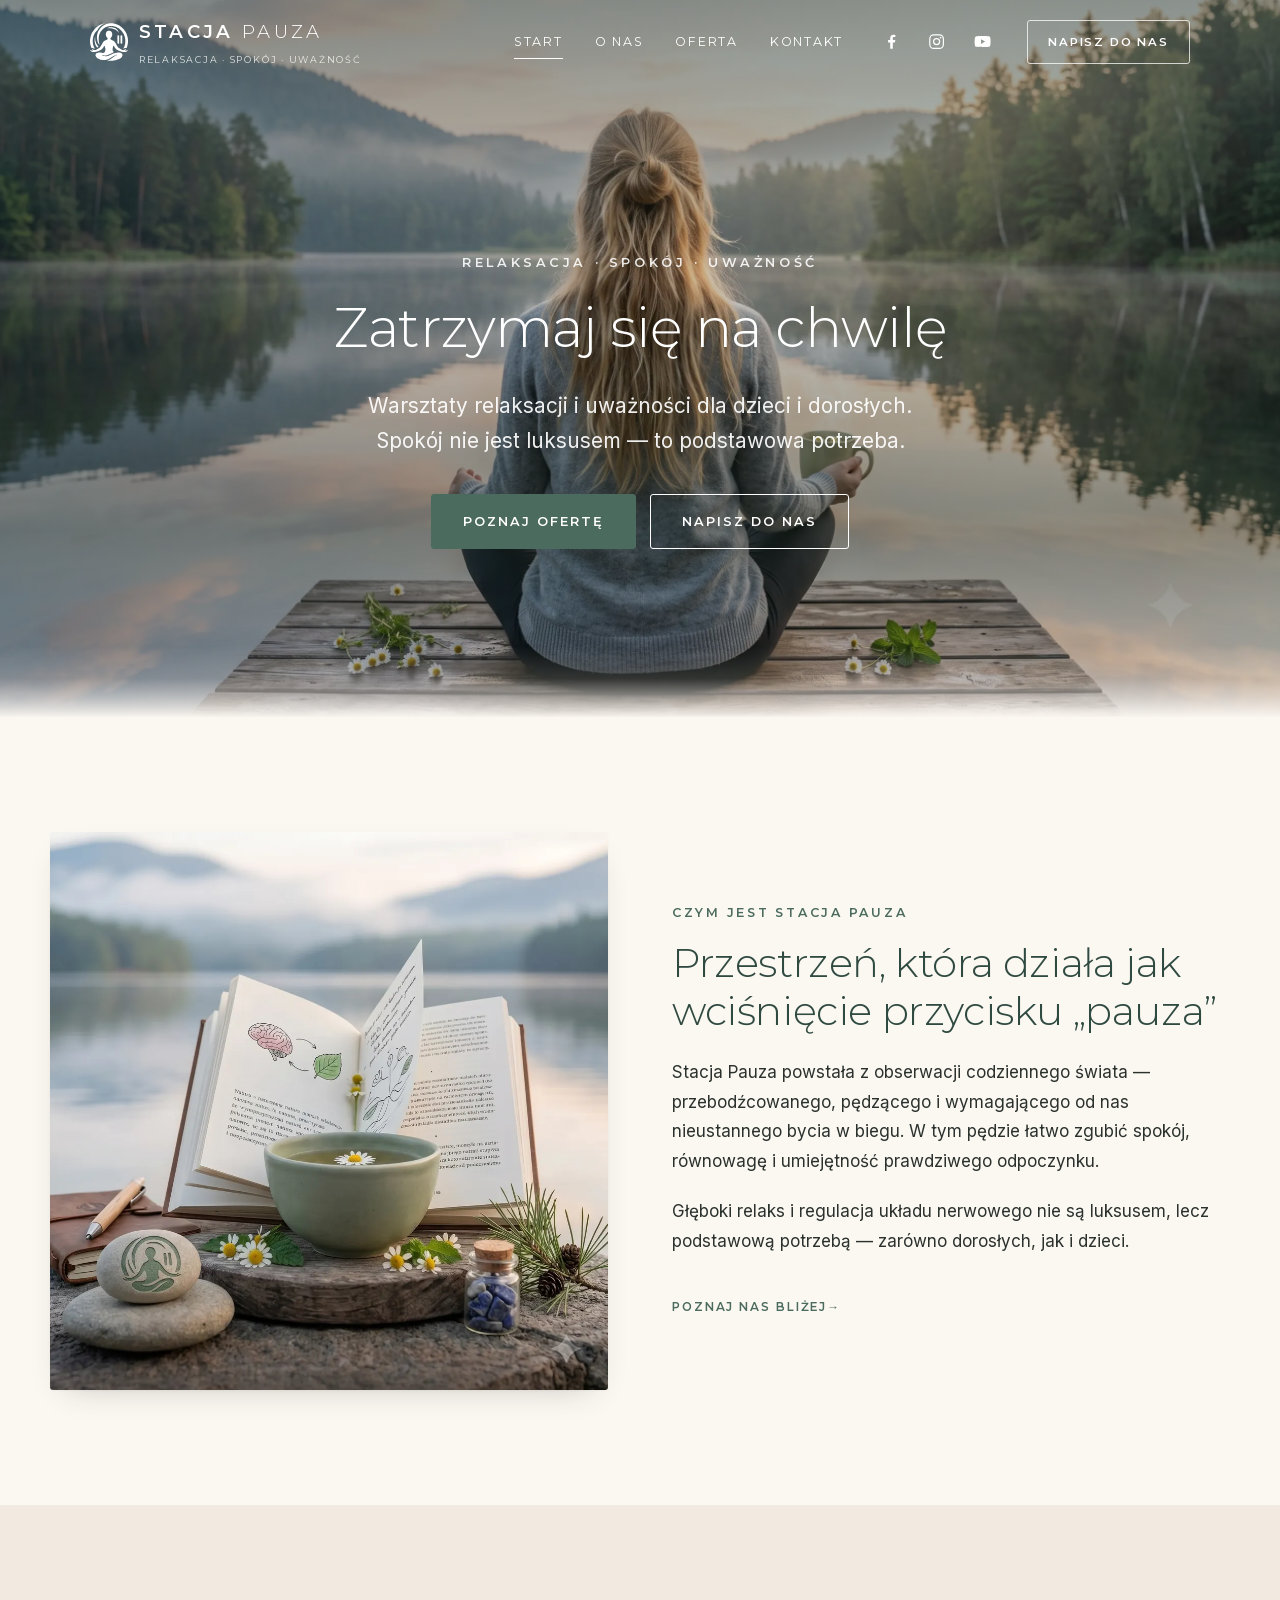
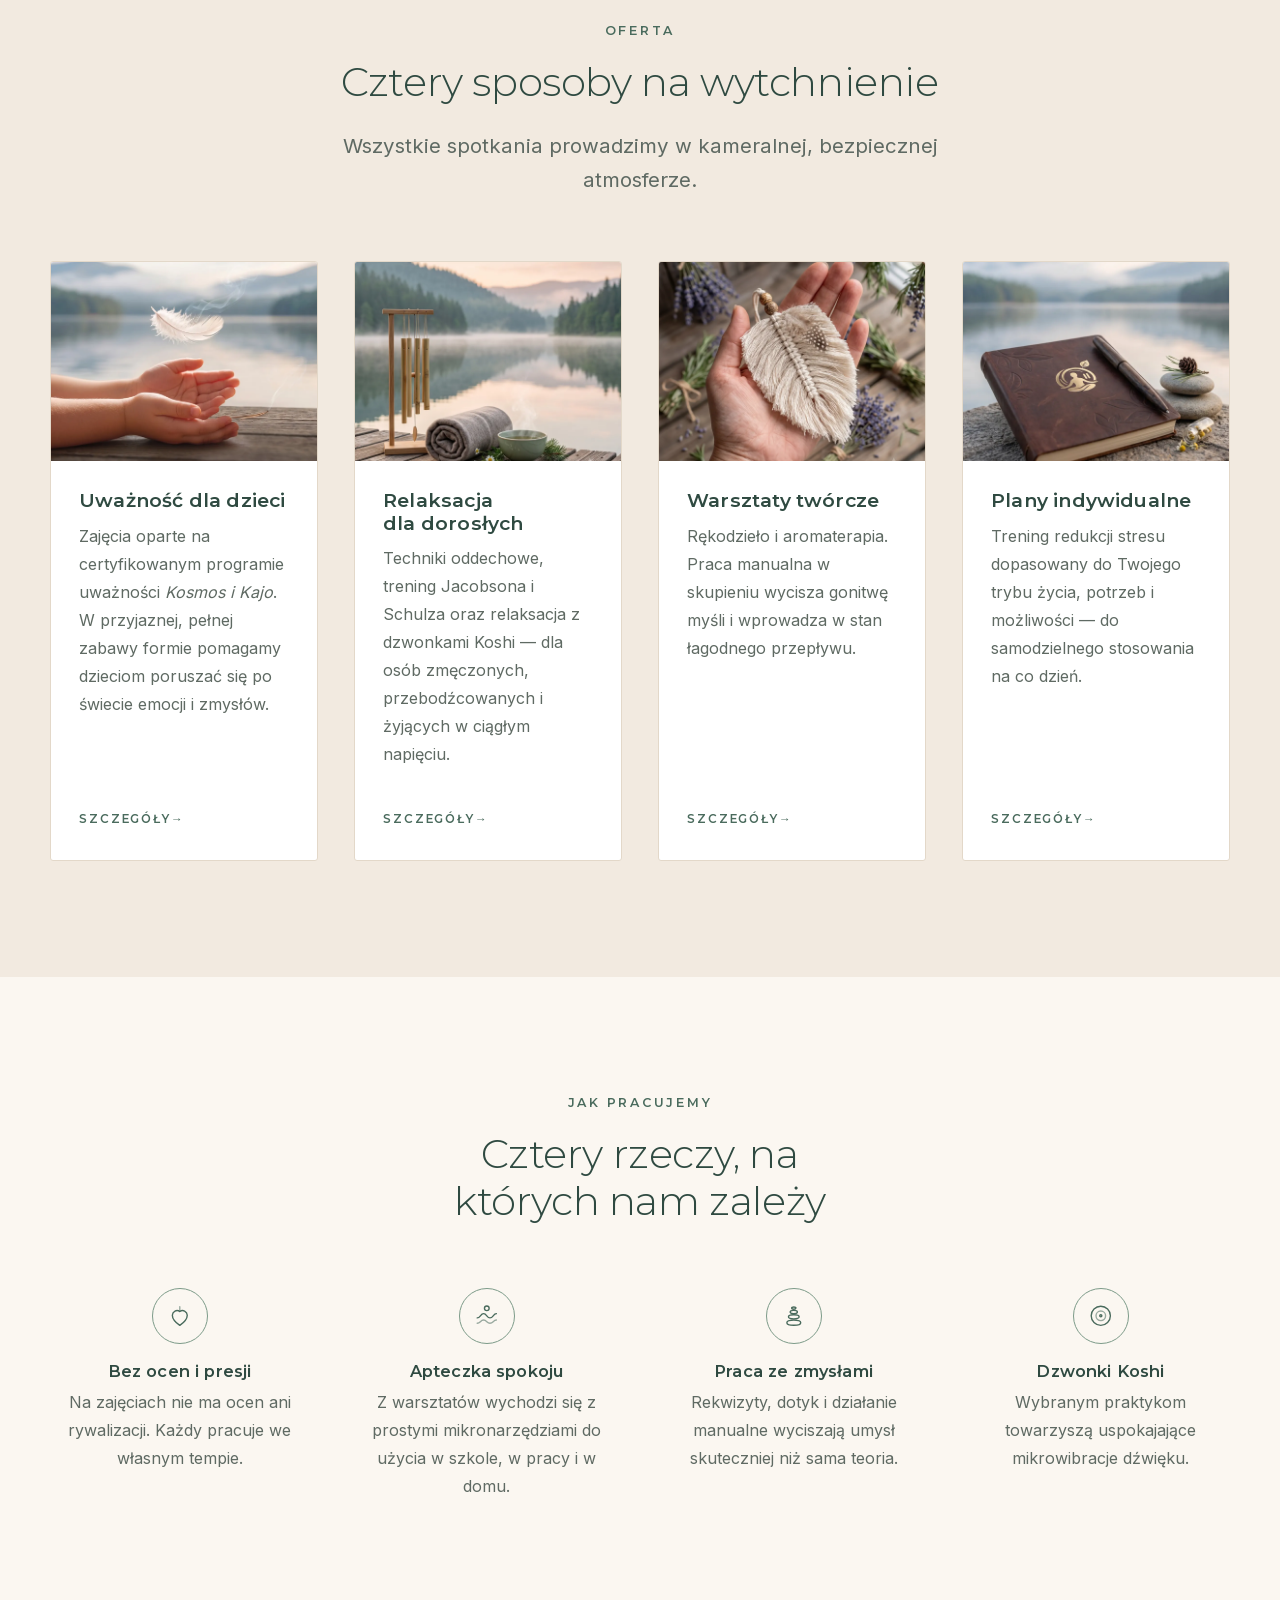
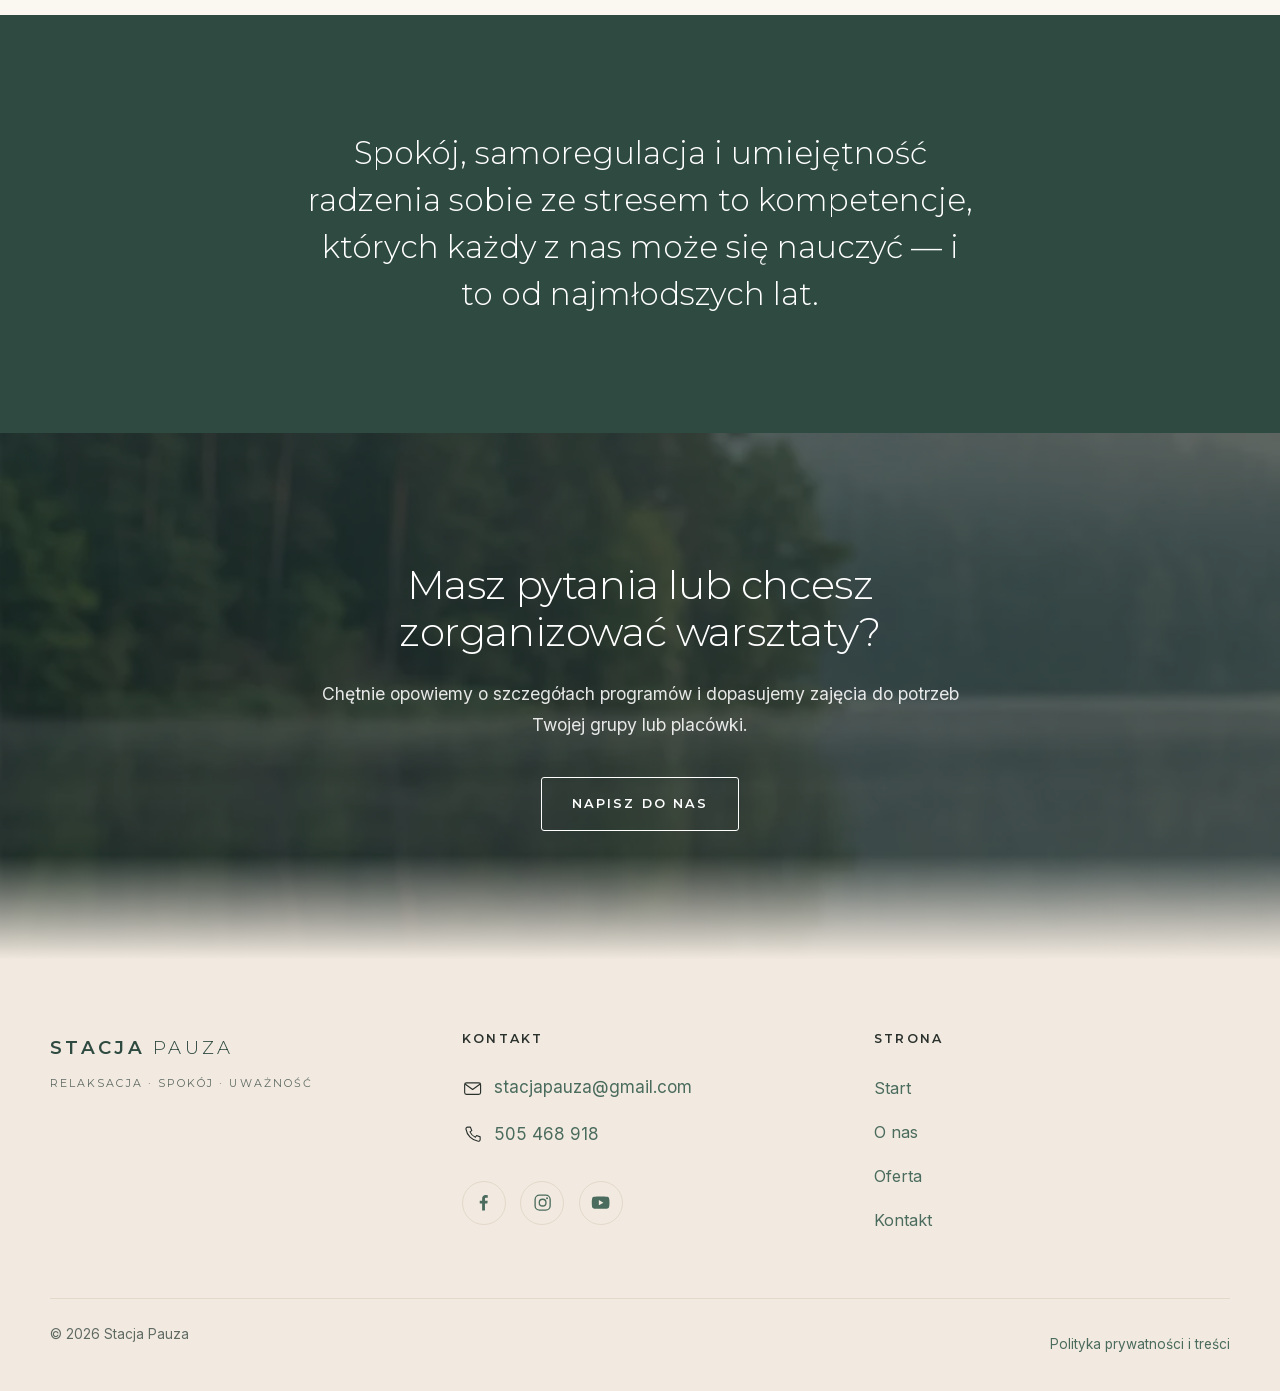
<file: index.html>
<!DOCTYPE html>
<html lang="pl">
<head>
  <meta charset="utf-8">
  <meta name="viewport" content="width=device-width, initial-scale=1">
  <title>Stacja Pauza</title>
  <meta name="description" content="Warsztaty relaksacji i uważności dla dzieci i dorosłych — techniki oddechowe, aromaterapia i dźwięk dzwonków Koshi.">
  <link rel="canonical" href="https://stacjapauza.pl/index.html">

  <meta property="og:site_name" content="Stacja Pauza">
  <meta property="og:title" content="Stacja Pauza">
  <meta property="og:description" content="Warsztaty relaksacji i uważności dla dzieci i dorosłych — techniki oddechowe, aromaterapia i dźwięk dzwonków Koshi.">
  <meta property="og:url" content="https://stacjapauza.pl/index.html">
  <meta property="og:image" content="https://stacjapauza.pl/assets/img/og.jpg">
  <meta property="og:type" content="website">
  <meta property="og:locale" content="pl_PL">
  <meta name="twitter:card" content="summary_large_image">

  <meta name="theme-color" content="#fbf7f1">
  <link rel="icon" href="/favicon.svg" type="image/svg+xml">
  <script type="application/ld+json">
{
  "@context": "https://schema.org",
  "@type": "Organization",
  "name": "Stacja Pauza",
  "url": "https://stacjapauza.pl/",
  "description": "Warsztaty relaksacji i uważności dla dzieci i dorosłych — techniki oddechowe, aromaterapia i dźwięk dzwonków Koshi.",
  "logo": "https://stacjapauza.pl/assets/img/logo-znak.svg",
  "image": "https://stacjapauza.pl/assets/img/og.jpg",
  "sameAs": [
    "https://www.facebook.com/stacjapauza",
    "https://www.instagram.com/stacjapauza/",
    "https://www.youtube.com/@StacjaPauza"
  ],
  "email": "stacjapauza@gmail.com",
  "telephone": "+48505468918"
}
  </script>

  <link rel="stylesheet" href="/assets/css/fonts.css">
  <link rel="stylesheet" href="/assets/css/style.css">
</head>
<body class="">
  <a class="skip-link" href="#main">Przejdź do treści</a>

    <!-- Zestaw ikon. Użycie: <svg class="icon"><use href="#i-oddech"></use></svg> -->
  <svg xmlns="http://www.w3.org/2000/svg" style="display:none" aria-hidden="true" focusable="false">
    <symbol id="i-oddech" viewBox="0 0 24 24" fill="none" stroke="currentColor" stroke-width="1.3" stroke-linecap="round" stroke-linejoin="round">
      <path d="M3 14c3 0 3-4 6-4s3 4 6 4 3-4 6-4"/>
      <path d="M3 19c3 0 3-3 6-3s3 3 6 3 3-3 6-3" opacity=".55"/>
      <circle cx="12" cy="5" r="2.2"/>
    </symbol>
    <symbol id="i-cisza" viewBox="0 0 24 24" fill="none" stroke="currentColor" stroke-width="1.3" stroke-linecap="round" stroke-linejoin="round">
      <circle cx="12" cy="12" r="9"/>
      <circle cx="12" cy="12" r="4.5" opacity=".55"/>
      <circle cx="12" cy="12" r="1"/>
    </symbol>
    <symbol id="i-rownowaga" viewBox="0 0 24 24" fill="none" stroke="currentColor" stroke-width="1.3" stroke-linecap="round" stroke-linejoin="round">
      <ellipse cx="12" cy="18.5" rx="6.5" ry="2.4"/>
      <ellipse cx="12" cy="13" rx="5" ry="2"/>
      <ellipse cx="12" cy="8.5" rx="3.4" ry="1.6"/>
      <ellipse cx="12" cy="4.8" rx="2" ry="1.1"/>
    </symbol>
    <symbol id="i-uwaznosc" viewBox="0 0 24 24" fill="none" stroke="currentColor" stroke-width="1.3" stroke-linecap="round" stroke-linejoin="round">
      <path d="M12 21c-4.5-3.2-7-6-7-9.6A4.4 4.4 0 0 1 12 8a4.4 4.4 0 0 1 7 3.4c0 3.6-2.5 6.4-7 9.6Z"/>
      <path d="M12 8V3.5" opacity=".55"/>
    </symbol>
    <symbol id="i-grupa" viewBox="0 0 24 24" fill="none" stroke="currentColor" stroke-width="1.3" stroke-linecap="round" stroke-linejoin="round">
      <circle cx="9" cy="8" r="3"/>
      <circle cx="17" cy="9.5" r="2.3" opacity=".55"/>
      <path d="M3.5 19c0-3 2.5-5 5.5-5s5.5 2 5.5 5"/>
      <path d="M16.5 14.2c2.3.4 4 2.3 4 4.8" opacity=".55"/>
    </symbol>
    <symbol id="i-czas" viewBox="0 0 24 24" fill="none" stroke="currentColor" stroke-width="1.3" stroke-linecap="round" stroke-linejoin="round">
      <circle cx="12" cy="12" r="9"/>
      <path d="M12 7v5.2l3.2 1.9"/>
    </symbol>
    <symbol id="i-mail" viewBox="0 0 24 24" fill="none" stroke="currentColor" stroke-width="1.3" stroke-linecap="round" stroke-linejoin="round">
      <rect x="3" y="5.5" width="18" height="13" rx="2"/>
      <path d="m3.8 7 8.2 6 8.2-6"/>
    </symbol>
    <symbol id="i-telefon" viewBox="0 0 24 24" fill="none" stroke="currentColor" stroke-width="1.3" stroke-linecap="round" stroke-linejoin="round">
      <path d="M6.5 3.5h3l1.5 4-2 1.4a12 12 0 0 0 6.1 6.1l1.4-2 4 1.5v3a2 2 0 0 1-2.2 2A16.5 16.5 0 0 1 4.5 5.7a2 2 0 0 1 2-2.2Z"/>
    </symbol>
    <symbol id="i-miejsce" viewBox="0 0 24 24" fill="none" stroke="currentColor" stroke-width="1.3" stroke-linecap="round" stroke-linejoin="round">
      <path d="M12 21.5c4.3-4.6 6.5-8 6.5-10.8a6.5 6.5 0 1 0-13 0c0 2.8 2.2 6.2 6.5 10.8Z"/>
      <circle cx="12" cy="10.5" r="2.4"/>
    </symbol>
    <symbol id="i-facebook" viewBox="0 0 24 24" fill="currentColor">
      <path d="M13.5 21v-8h2.7l.4-3.1h-3.1V7.9c0-.9.25-1.5 1.55-1.5H16.7V3.6A21 21 0 0 0 14.3 3.5c-2.4 0-4 1.45-4 4.12V9.9H7.6V13h2.7v8Z"/>
    </symbol>
    <symbol id="i-instagram" viewBox="0 0 24 24" fill="none" stroke="currentColor" stroke-width="1.5" stroke-linecap="round">
      <rect x="3.5" y="3.5" width="17" height="17" rx="5"/>
      <circle cx="12" cy="12" r="3.8"/>
      <circle cx="17" cy="7" r="1.1" fill="currentColor" stroke="none"/>
    </symbol>
    <symbol id="i-youtube" viewBox="0 0 24 24" fill="currentColor">
      <path fill-rule="evenodd" d="M21.6 7.2a2.5 2.5 0 0 0-1.76-1.77C18.27 5 12 5 12 5s-6.27 0-7.84.43A2.5 2.5 0 0 0 2.4 7.2 26 26 0 0 0 2 12a26 26 0 0 0 .4 4.8 2.5 2.5 0 0 0 1.76 1.77C5.73 19 12 19 12 19s6.27 0 7.84-.43a2.5 2.5 0 0 0 1.76-1.77A26 26 0 0 0 22 12a26 26 0 0 0-.4-4.8ZM10 15V9l5.2 3Z"/>
    </symbol>
  </svg>


  <header class="site-header" id="site-header">
    <div class="site-header__inner">
      <a class="brand" href="/index.html">
        <span class="brand__mark" aria-hidden="true"></span>
        <span class="brand__text">
          <span class="brand__name"><strong>Stacja</strong> Pauza</span>
          <span class="brand__tagline">Relaksacja · Spokój · Uważność</span>
        </span>
      </a>

      <button class="nav-toggle" type="button" aria-expanded="false" aria-controls="site-nav">
        <span class="nav-toggle__bars" aria-hidden="true"></span>
        <span class="nav-toggle__label">Menu</span>
      </button>

      <nav class="site-nav" id="site-nav" aria-label="Menu główne">
        <a href="/index.html" aria-current="page">Start</a>
      <a href="/about.html">O nas</a>
      <a href="/services.html">Oferta</a>
      <a href="/contact.html">Kontakt</a>
        <span class="site-nav__social">
          <a href="https://www.facebook.com/stacjapauza" aria-label="Facebook" rel="noopener" target="_blank"><svg class="icon" aria-hidden="true"><use href="#i-facebook"></use></svg></a>
          <a href="https://www.instagram.com/stacjapauza/" aria-label="Instagram" rel="noopener" target="_blank"><svg class="icon" aria-hidden="true"><use href="#i-instagram"></use></svg></a>
          <a href="https://www.youtube.com/@StacjaPauza" aria-label="YouTube" rel="noopener" target="_blank"><svg class="icon" aria-hidden="true"><use href="#i-youtube"></use></svg></a>
        </span>
        <a class="btn btn--sm site-nav__cta" href="/contact.html">Napisz do nas</a>
      </nav>
    </div>
  </header>

  <section class="hero hero--large hero--photo" style="background-image:url(/assets/img/hero-pomost.webp);background-position:center 26%">
    <div class="hero__inner">
      <p class="hero__kicker">Relaksacja · Spokój · Uważność</p>
      <h1 class="hero__title">Zatrzymaj się na chwilę</h1>
      <p class="hero__lead">Warsztaty relaksacji i uważności dla dzieci i dorosłych. Spokój nie jest luksusem — to podstawowa potrzeba.</p>
      <p class="hero__actions">
        <a class="btn" href="/services.html">Poznaj ofertę</a>
        <a class="btn btn--ghost" href="/contact.html">Napisz do nas</a>
      </p>
    </div>
  </section>

  <main id="main">
    <section class="section">
      <div class="container">
        <div class="split">
          <div class="split__media">
            <img src="/assets/img/ksiazka-miska.webp" width="1100" height="1100"
                 alt="Otwarta książka, ceramiczna miska z naparem i kamienie nad brzegiem jeziora" loading="lazy">
          </div>
          <div class="split__text">
            <p class="kicker">Czym jest Stacja Pauza</p>
            <h2>Przestrzeń, która działa jak wciśnięcie przycisku „pauza”</h2>
            <p>Stacja Pauza powstała z obserwacji codziennego świata — przebodźcowanego,
              pędzącego i wymagającego od nas nieustannego bycia w biegu. W tym pędzie łatwo
              zgubić spokój, równowagę i umiejętność prawdziwego odpoczynku.</p>
            <p>Głęboki relaks i regulacja układu nerwowego nie są luksusem, lecz podstawową
              potrzebą — zarówno dorosłych, jak i dzieci.</p>
            <p><a class="card__more" href="/about.html">Poznaj nas bliżej</a></p>
          </div>
        </div>
      </div>
    </section>

    <section class="section section--sand">
      <div class="container">
        <div class="section-head">
          <p class="kicker">Oferta</p>
          <h2>Cztery sposoby na wytchnienie</h2>
          <p class="lead">Wszystkie spotkania prowadzimy w kameralnej, bezpiecznej atmosferze.</p>
        </div>

        <div class="cards">
          <article class="card">
            <div class="card__media">
              <img src="/assets/img/dzieci-piorko.webp" width="1600" height="893"
                   alt="Dłonie dziecka wyciągnięte po unoszące się piórko, w tle mgła nad jeziorem" loading="lazy">
            </div>
            <div class="card__body">
              <h3>Uważność dla dzieci</h3>
              <p>Zajęcia oparte na certyfikowanym programie uważności <em>Kosmos i Kajo</em>.
                W przyjaznej, pełnej zabawy formie pomagamy dzieciom poruszać się po świecie
                emocji i zmysłów.</p>
              <a class="card__more" href="/services.html">Szczegóły</a>
            </div>
          </article>

          <article class="card">
            <div class="card__media">
              <img src="/assets/img/dzwonki-koshi.webp" width="1100" height="1100"
                   alt="Dzwonki Koshi, zwinięty koc i miska z naparem na pomoście nad mglistym jeziorem" loading="lazy">
            </div>
            <div class="card__body">
              <h3>Relaksacja dla dorosłych</h3>
              <p>Techniki oddechowe, trening Jacobsona i Schulza oraz relaksacja z dzwonkami
                Koshi — dla osób zmęczonych, przebodźcowanych i żyjących w ciągłym napięciu.</p>
              <a class="card__more" href="/services.html">Szczegóły</a>
            </div>
          </article>

          <article class="card">
            <div class="card__media">
              <img src="/assets/img/rekodzielo.webp" width="1100" height="1100"
                   alt="Dłoń trzymająca piórko wykonane techniką makramy, wokół pęczki suszonej lawendy na drewnianym stole" loading="lazy">
            </div>
            <div class="card__body">
              <h3>Warsztaty twórcze</h3>
              <p>Rękodzieło i aromaterapia. Praca manualna w skupieniu wycisza gonitwę myśli
                i wprowadza w stan łagodnego przepływu.</p>
              <a class="card__more" href="/services.html">Szczegóły</a>
            </div>
          </article>

          <article class="card">
            <div class="card__media">
              <img src="/assets/img/dziennik.webp" width="1100" height="1100"
                   alt="Skórzany dziennik i pióro na kamieniu nad jeziorem" loading="lazy">
            </div>
            <div class="card__body">
              <h3>Plany indywidualne</h3>
              <p>Trening redukcji stresu dopasowany do Twojego trybu życia, potrzeb
                i możliwości — do samodzielnego stosowania na co dzień.</p>
              <a class="card__more" href="/services.html">Szczegóły</a>
            </div>
          </article>
        </div>
      </div>
    </section>

    <section class="section">
      <div class="container">
        <div class="section-head">
          <p class="kicker">Jak pracujemy</p>
          <h2>Cztery rzeczy, na których nam zależy</h2>
        </div>

        <div class="values">
          <div class="value">
            <div class="value__icon"><svg class="icon" aria-hidden="true"><use href="#i-uwaznosc"></use></svg></div>
            <h3>Bez ocen i presji</h3>
            <p>Na zajęciach nie ma ocen ani rywalizacji. Każdy pracuje we własnym tempie.</p>
          </div>
          <div class="value">
            <div class="value__icon"><svg class="icon" aria-hidden="true"><use href="#i-oddech"></use></svg></div>
            <h3>Apteczka spokoju</h3>
            <p>Z warsztatów wychodzi się z prostymi mikronarzędziami do użycia w szkole,
              w pracy i w domu.</p>
          </div>
          <div class="value">
            <div class="value__icon"><svg class="icon" aria-hidden="true"><use href="#i-rownowaga"></use></svg></div>
            <h3>Praca ze zmysłami</h3>
            <p>Rekwizyty, dotyk i działanie manualne wyciszają umysł skuteczniej niż sama teoria.</p>
          </div>
          <div class="value">
            <div class="value__icon"><svg class="icon" aria-hidden="true"><use href="#i-cisza"></use></svg></div>
            <h3>Dzwonki Koshi</h3>
            <p>Wybranym praktykom towarzyszą uspokajające mikrowibracje dźwięku.</p>
          </div>
        </div>
      </div>
    </section>

    <section class="section section--forest">
      <div class="container">
        <blockquote class="quote">
          <p>Spokój, samoregulacja i umiejętność radzenia sobie ze stresem to kompetencje,
            których każdy z nas może się nauczyć — i to od najmłodszych lat.</p>
        </blockquote>
      </div>
    </section>

    <section class="cta-band" style="background-image:url(/assets/img/band-jezioro.webp);background-position:center 30%">
      <div class="cta-band__inner">
        <h2>Masz pytania lub chcesz zorganizować warsztaty?</h2>
        <p>Chętnie opowiemy o szczegółach programów i dopasujemy zajęcia do potrzeb
          Twojej grupy lub placówki.</p>
        <p class="hero__actions"><a class="btn btn--ghost" href="/contact.html">Napisz do nas</a></p>
      </div>
    </section>
  </main>

  <footer class="site-footer">
    <div class="site-footer__inner">
      <div class="site-footer__brand">
        <span class="brand__name"><strong>Stacja</strong> Pauza</span>
        <p class="site-footer__tagline">Relaksacja · Spokój · Uważność</p>
      </div>

      <div class="site-footer__col">
        <h2>Kontakt</h2>
        <ul class="contact-list">
          <li><svg class="icon" aria-hidden="true"><use href="#i-mail"></use></svg><a href="mailto:stacjapauza@gmail.com">stacjapauza@gmail.com</a></li>
          <li><svg class="icon" aria-hidden="true"><use href="#i-telefon"></use></svg><a href="tel:+48505468918">505 468 918</a></li>
        </ul>
        <p class="social"><a href="https://www.facebook.com/stacjapauza" aria-label="Facebook" rel="noopener" target="_blank"><svg class="icon" aria-hidden="true"><use href="#i-facebook"></use></svg></a><a href="https://www.instagram.com/stacjapauza/" aria-label="Instagram" rel="noopener" target="_blank"><svg class="icon" aria-hidden="true"><use href="#i-instagram"></use></svg></a><a href="https://www.youtube.com/@StacjaPauza" aria-label="YouTube" rel="noopener" target="_blank"><svg class="icon" aria-hidden="true"><use href="#i-youtube"></use></svg></a></p>
      </div>

      <div class="site-footer__col">
        <h2>Strona</h2>
        <nav aria-label="Menu w stopce">
          <a href="/index.html" aria-current="page">Start</a>
      <a href="/about.html">O nas</a>
      <a href="/services.html">Oferta</a>
      <a href="/contact.html">Kontakt</a>
        </nav>
      </div>
    </div>

    <div class="site-footer__bottom">
      <p>&copy; 2026 Stacja Pauza</p>
      <a href="/privacy.html">Polityka prywatności i treści</a>
    </div>
  </footer>

  <script src="/assets/js/site.js" defer></script>
  <script data-goatcounter="https://stacjapauza.goatcounter.com/count"
          async src="//gc.zgo.at/count.js"></script>
</body>
</html>
</file>
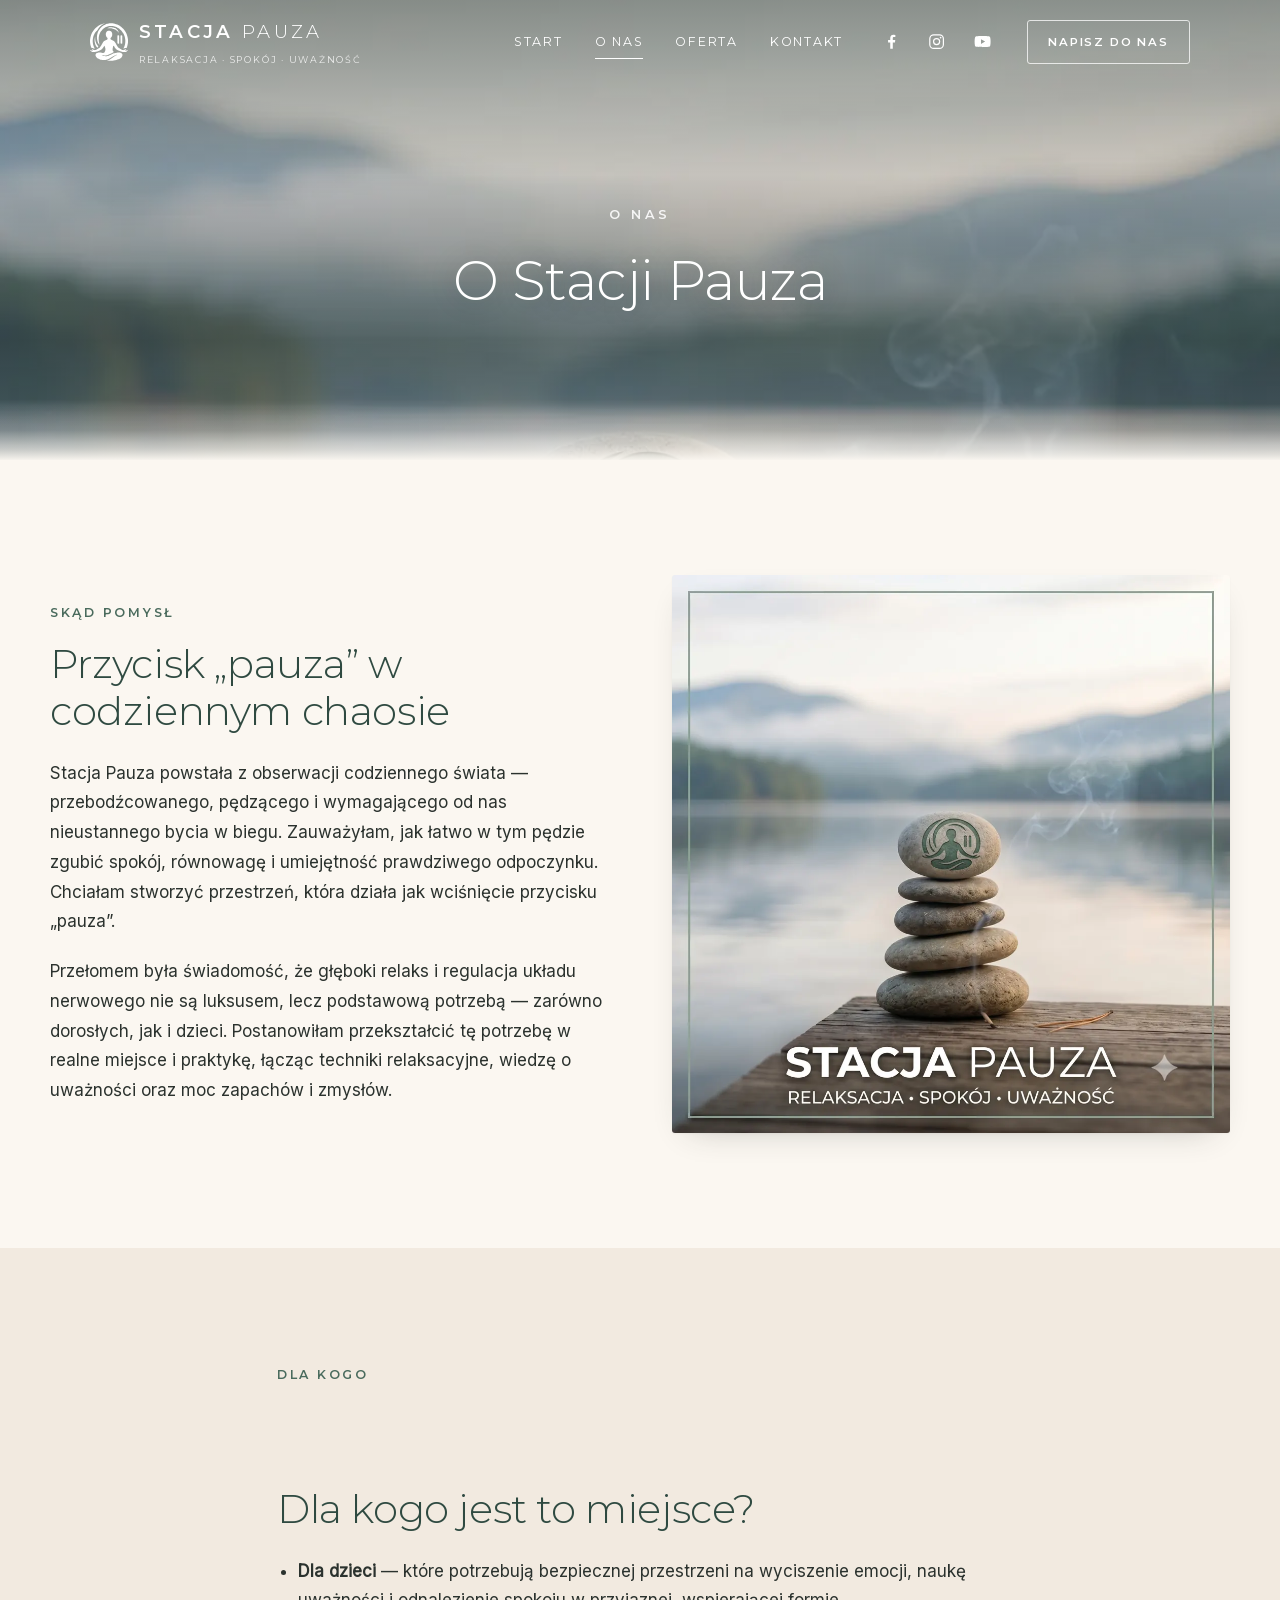
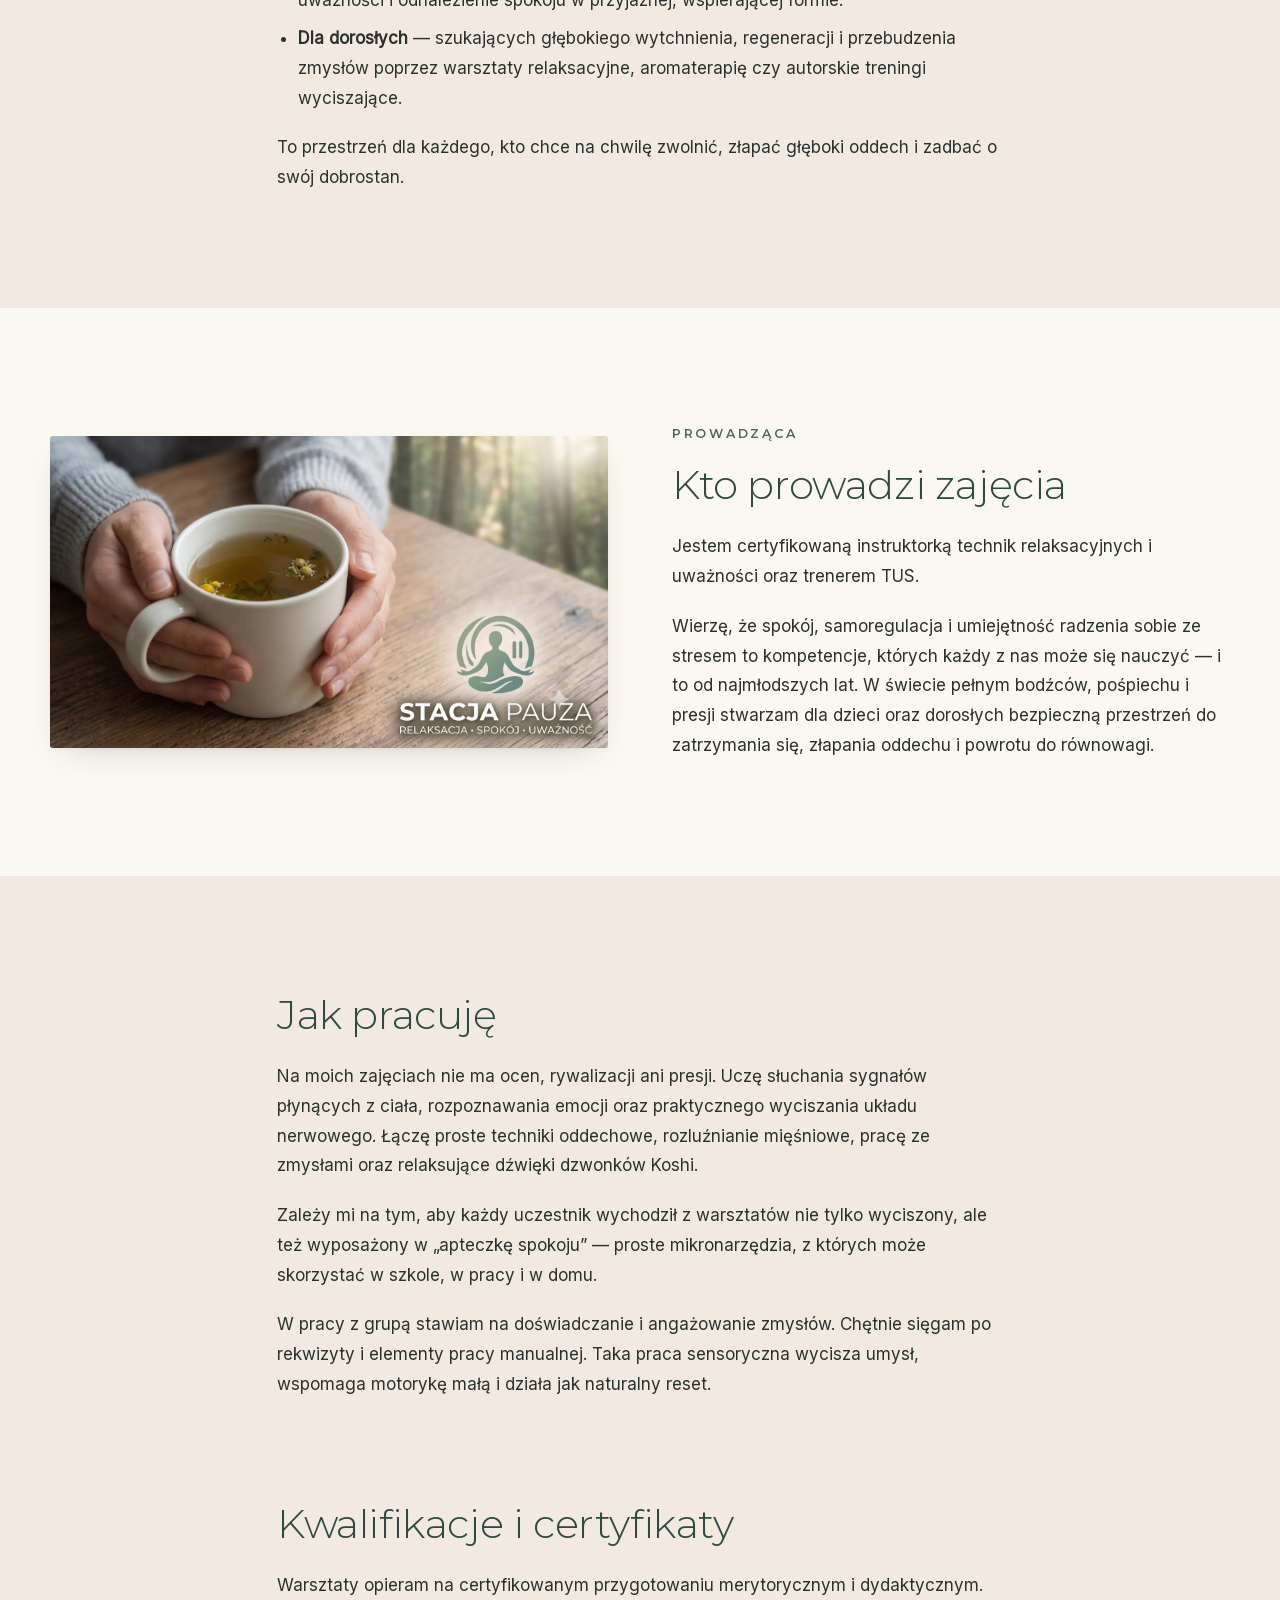
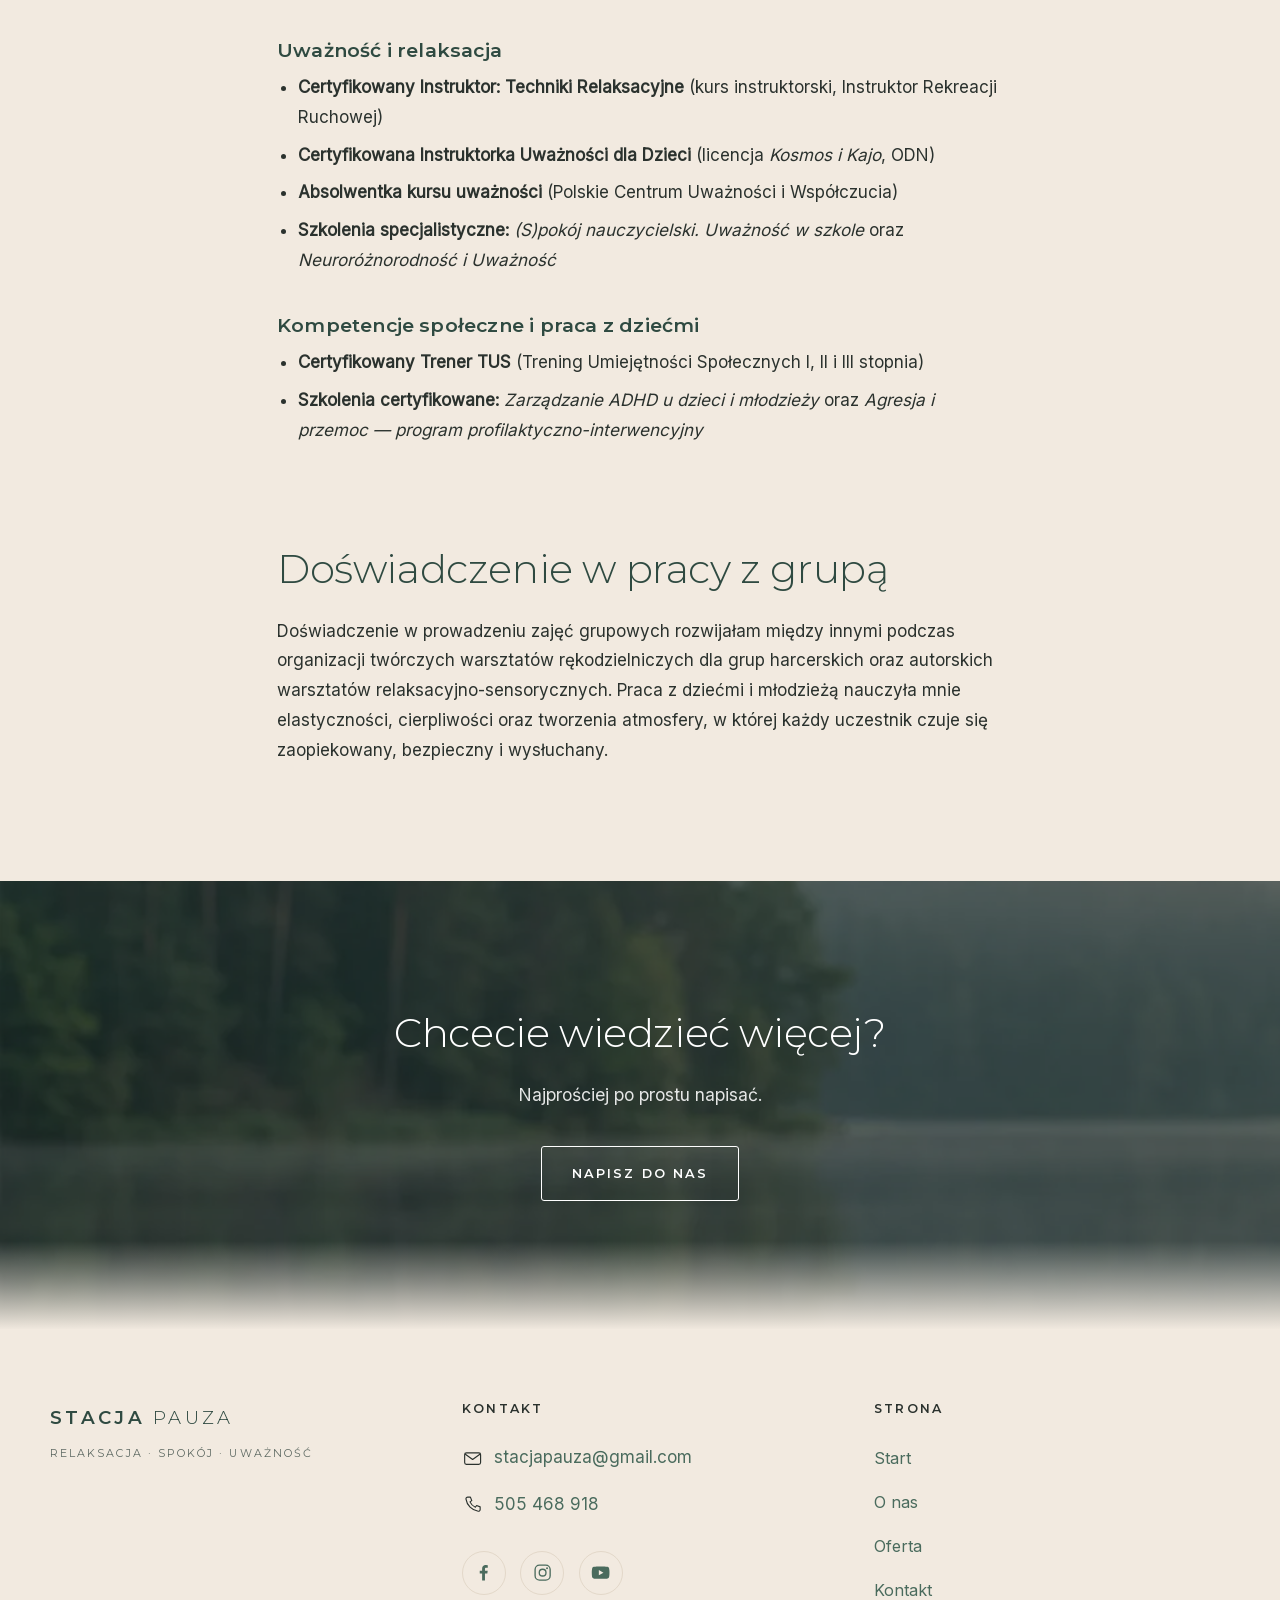
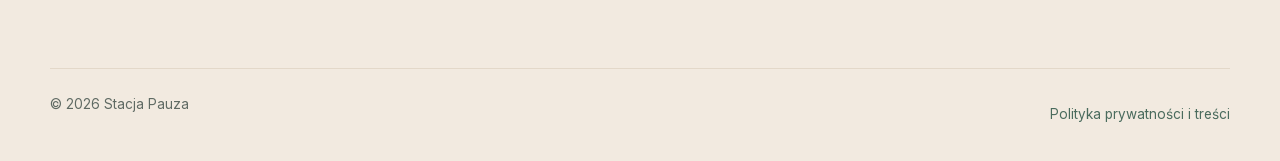
<file: about.html>
<!DOCTYPE html>
<html lang="pl">
<head>
  <meta charset="utf-8">
  <meta name="viewport" content="width=device-width, initial-scale=1">
  <title>O nas — Stacja Pauza</title>
  <meta name="description" content="Skąd wzięła się Stacja Pauza i kto prowadzi zajęcia — certyfikowana instruktorka technik relaksacyjnych i uważności, trenerka TUS.">
  <link rel="canonical" href="https://stacjapauza.pl/about.html">

  <meta property="og:site_name" content="Stacja Pauza">
  <meta property="og:title" content="O nas — Stacja Pauza">
  <meta property="og:description" content="Skąd wzięła się Stacja Pauza i kto prowadzi zajęcia — certyfikowana instruktorka technik relaksacyjnych i uważności, trenerka TUS.">
  <meta property="og:url" content="https://stacjapauza.pl/about.html">
  <meta property="og:image" content="https://stacjapauza.pl/assets/img/og.jpg">
  <meta property="og:type" content="website">
  <meta property="og:locale" content="pl_PL">
  <meta name="twitter:card" content="summary_large_image">

  <meta name="theme-color" content="#fbf7f1">
  <link rel="icon" href="/favicon.svg" type="image/svg+xml">
  <script type="application/ld+json">
{
  "@context": "https://schema.org",
  "@type": "Organization",
  "name": "Stacja Pauza",
  "url": "https://stacjapauza.pl/",
  "description": "Warsztaty relaksacji i uważności dla dzieci i dorosłych — techniki oddechowe, aromaterapia i dźwięk dzwonków Koshi.",
  "logo": "https://stacjapauza.pl/assets/img/logo-znak.svg",
  "image": "https://stacjapauza.pl/assets/img/og.jpg",
  "sameAs": [
    "https://www.facebook.com/stacjapauza",
    "https://www.instagram.com/stacjapauza/",
    "https://www.youtube.com/@StacjaPauza"
  ],
  "email": "stacjapauza@gmail.com",
  "telephone": "+48505468918"
}
  </script>

  <link rel="stylesheet" href="/assets/css/fonts.css">
  <link rel="stylesheet" href="/assets/css/style.css">
</head>
<body class="">
  <a class="skip-link" href="#main">Przejdź do treści</a>

    <!-- Zestaw ikon. Użycie: <svg class="icon"><use href="#i-oddech"></use></svg> -->
  <svg xmlns="http://www.w3.org/2000/svg" style="display:none" aria-hidden="true" focusable="false">
    <symbol id="i-oddech" viewBox="0 0 24 24" fill="none" stroke="currentColor" stroke-width="1.3" stroke-linecap="round" stroke-linejoin="round">
      <path d="M3 14c3 0 3-4 6-4s3 4 6 4 3-4 6-4"/>
      <path d="M3 19c3 0 3-3 6-3s3 3 6 3 3-3 6-3" opacity=".55"/>
      <circle cx="12" cy="5" r="2.2"/>
    </symbol>
    <symbol id="i-cisza" viewBox="0 0 24 24" fill="none" stroke="currentColor" stroke-width="1.3" stroke-linecap="round" stroke-linejoin="round">
      <circle cx="12" cy="12" r="9"/>
      <circle cx="12" cy="12" r="4.5" opacity=".55"/>
      <circle cx="12" cy="12" r="1"/>
    </symbol>
    <symbol id="i-rownowaga" viewBox="0 0 24 24" fill="none" stroke="currentColor" stroke-width="1.3" stroke-linecap="round" stroke-linejoin="round">
      <ellipse cx="12" cy="18.5" rx="6.5" ry="2.4"/>
      <ellipse cx="12" cy="13" rx="5" ry="2"/>
      <ellipse cx="12" cy="8.5" rx="3.4" ry="1.6"/>
      <ellipse cx="12" cy="4.8" rx="2" ry="1.1"/>
    </symbol>
    <symbol id="i-uwaznosc" viewBox="0 0 24 24" fill="none" stroke="currentColor" stroke-width="1.3" stroke-linecap="round" stroke-linejoin="round">
      <path d="M12 21c-4.5-3.2-7-6-7-9.6A4.4 4.4 0 0 1 12 8a4.4 4.4 0 0 1 7 3.4c0 3.6-2.5 6.4-7 9.6Z"/>
      <path d="M12 8V3.5" opacity=".55"/>
    </symbol>
    <symbol id="i-grupa" viewBox="0 0 24 24" fill="none" stroke="currentColor" stroke-width="1.3" stroke-linecap="round" stroke-linejoin="round">
      <circle cx="9" cy="8" r="3"/>
      <circle cx="17" cy="9.5" r="2.3" opacity=".55"/>
      <path d="M3.5 19c0-3 2.5-5 5.5-5s5.5 2 5.5 5"/>
      <path d="M16.5 14.2c2.3.4 4 2.3 4 4.8" opacity=".55"/>
    </symbol>
    <symbol id="i-czas" viewBox="0 0 24 24" fill="none" stroke="currentColor" stroke-width="1.3" stroke-linecap="round" stroke-linejoin="round">
      <circle cx="12" cy="12" r="9"/>
      <path d="M12 7v5.2l3.2 1.9"/>
    </symbol>
    <symbol id="i-mail" viewBox="0 0 24 24" fill="none" stroke="currentColor" stroke-width="1.3" stroke-linecap="round" stroke-linejoin="round">
      <rect x="3" y="5.5" width="18" height="13" rx="2"/>
      <path d="m3.8 7 8.2 6 8.2-6"/>
    </symbol>
    <symbol id="i-telefon" viewBox="0 0 24 24" fill="none" stroke="currentColor" stroke-width="1.3" stroke-linecap="round" stroke-linejoin="round">
      <path d="M6.5 3.5h3l1.5 4-2 1.4a12 12 0 0 0 6.1 6.1l1.4-2 4 1.5v3a2 2 0 0 1-2.2 2A16.5 16.5 0 0 1 4.5 5.7a2 2 0 0 1 2-2.2Z"/>
    </symbol>
    <symbol id="i-miejsce" viewBox="0 0 24 24" fill="none" stroke="currentColor" stroke-width="1.3" stroke-linecap="round" stroke-linejoin="round">
      <path d="M12 21.5c4.3-4.6 6.5-8 6.5-10.8a6.5 6.5 0 1 0-13 0c0 2.8 2.2 6.2 6.5 10.8Z"/>
      <circle cx="12" cy="10.5" r="2.4"/>
    </symbol>
    <symbol id="i-facebook" viewBox="0 0 24 24" fill="currentColor">
      <path d="M13.5 21v-8h2.7l.4-3.1h-3.1V7.9c0-.9.25-1.5 1.55-1.5H16.7V3.6A21 21 0 0 0 14.3 3.5c-2.4 0-4 1.45-4 4.12V9.9H7.6V13h2.7v8Z"/>
    </symbol>
    <symbol id="i-instagram" viewBox="0 0 24 24" fill="none" stroke="currentColor" stroke-width="1.5" stroke-linecap="round">
      <rect x="3.5" y="3.5" width="17" height="17" rx="5"/>
      <circle cx="12" cy="12" r="3.8"/>
      <circle cx="17" cy="7" r="1.1" fill="currentColor" stroke="none"/>
    </symbol>
    <symbol id="i-youtube" viewBox="0 0 24 24" fill="currentColor">
      <path fill-rule="evenodd" d="M21.6 7.2a2.5 2.5 0 0 0-1.76-1.77C18.27 5 12 5 12 5s-6.27 0-7.84.43A2.5 2.5 0 0 0 2.4 7.2 26 26 0 0 0 2 12a26 26 0 0 0 .4 4.8 2.5 2.5 0 0 0 1.76 1.77C5.73 19 12 19 12 19s6.27 0 7.84-.43a2.5 2.5 0 0 0 1.76-1.77A26 26 0 0 0 22 12a26 26 0 0 0-.4-4.8ZM10 15V9l5.2 3Z"/>
    </symbol>
  </svg>


  <header class="site-header" id="site-header">
    <div class="site-header__inner">
      <a class="brand" href="/index.html">
        <span class="brand__mark" aria-hidden="true"></span>
        <span class="brand__text">
          <span class="brand__name"><strong>Stacja</strong> Pauza</span>
          <span class="brand__tagline">Relaksacja · Spokój · Uważność</span>
        </span>
      </a>

      <button class="nav-toggle" type="button" aria-expanded="false" aria-controls="site-nav">
        <span class="nav-toggle__bars" aria-hidden="true"></span>
        <span class="nav-toggle__label">Menu</span>
      </button>

      <nav class="site-nav" id="site-nav" aria-label="Menu główne">
        <a href="/index.html">Start</a>
      <a href="/about.html" aria-current="page">O nas</a>
      <a href="/services.html">Oferta</a>
      <a href="/contact.html">Kontakt</a>
        <span class="site-nav__social">
          <a href="https://www.facebook.com/stacjapauza" aria-label="Facebook" rel="noopener" target="_blank"><svg class="icon" aria-hidden="true"><use href="#i-facebook"></use></svg></a>
          <a href="https://www.instagram.com/stacjapauza/" aria-label="Instagram" rel="noopener" target="_blank"><svg class="icon" aria-hidden="true"><use href="#i-instagram"></use></svg></a>
          <a href="https://www.youtube.com/@StacjaPauza" aria-label="YouTube" rel="noopener" target="_blank"><svg class="icon" aria-hidden="true"><use href="#i-youtube"></use></svg></a>
        </span>
        <a class="btn btn--sm site-nav__cta" href="/contact.html">Napisz do nas</a>
      </nav>
    </div>
  </header>

  <section class="hero hero--compact hero--photo" style="background-image:url(/assets/img/kamienie-pomost.webp);background-position:center 12%">
    <div class="hero__inner">
      <p class="hero__kicker">O nas</p>
      <h1 class="hero__title">O Stacji Pauza</h1>
    </div>
  </section>

  <main id="main">
    <section class="section">
      <div class="container">
        <div class="split split--reverse">
          <div class="split__media">
            <img src="/assets/img/brand-kamienie.webp" width="1100" height="1100"
                 alt="Stos kamieni z sygnetem Stacji Pauza na pomoście nad mglistym jeziorem" loading="lazy">
          </div>
          <div class="split__text">
            <p class="kicker">Skąd pomysł</p>
            <h2>Przycisk „pauza” w codziennym chaosie</h2>
            <p>Stacja Pauza powstała z obserwacji codziennego świata — przebodźcowanego,
              pędzącego i wymagającego od nas nieustannego bycia w biegu. Zauważyłam, jak
              łatwo w tym pędzie zgubić spokój, równowagę i umiejętność prawdziwego
              odpoczynku. Chciałam stworzyć przestrzeń, która działa jak wciśnięcie
              przycisku „pauza”.</p>
            <p>Przełomem była świadomość, że głęboki relaks i regulacja układu nerwowego nie
              są luksusem, lecz podstawową potrzebą — zarówno dorosłych, jak i dzieci.
              Postanowiłam przekształcić tę potrzebę w realne miejsce i praktykę, łącząc
              techniki relaksacyjne, wiedzę o uważności oraz moc zapachów i zmysłów.</p>
          </div>
        </div>
      </div>
    </section>

    <section class="section section--sand">
      <div class="container container--prose prose">
        <p class="kicker">Dla kogo</p>
        <h2>Dla kogo jest to miejsce?</h2>
        <ul>
          <li><strong>Dla dzieci</strong> — które potrzebują bezpiecznej przestrzeni na
            wyciszenie emocji, naukę uważności i odnalezienie spokoju w przyjaznej,
            wspierającej formie.</li>
          <li><strong>Dla dorosłych</strong> — szukających głębokiego wytchnienia,
            regeneracji i przebudzenia zmysłów poprzez warsztaty relaksacyjne, aromaterapię
            czy autorskie treningi wyciszające.</li>
        </ul>
        <p>To przestrzeń dla każdego, kto chce na chwilę zwolnić, złapać głęboki oddech
          i zadbać o swój dobrostan.</p>
      </div>
    </section>

    <section class="section">
      <div class="container">
        <div class="split">
          <div class="split__media">
            <img src="/assets/img/brand-herbata.webp" width="1600" height="893"
                 alt="Dłonie obejmujące kubek ziołowego naparu z rumiankiem" loading="lazy">
          </div>
          <div class="split__text">
            <p class="kicker">Prowadząca</p>
            <h2>Kto prowadzi zajęcia</h2>
            <p>Jestem certyfikowaną instruktorką technik relaksacyjnych i uważności oraz trenerem TUS.</p>
            <p>Wierzę, że spokój, samoregulacja i umiejętność radzenia sobie ze stresem to
              kompetencje, których każdy z nas może się nauczyć — i to od najmłodszych lat.
              W świecie pełnym bodźców, pośpiechu i presji stwarzam dla dzieci oraz dorosłych
              bezpieczną przestrzeń do zatrzymania się, złapania oddechu i powrotu
              do równowagi.</p>
          </div>
        </div>
      </div>
    </section>

    <section class="section section--sand">
      <div class="container container--prose prose">
        <h2>Jak pracuję</h2>
        <p>Na moich zajęciach nie ma ocen, rywalizacji ani presji. Uczę słuchania sygnałów
          płynących z ciała, rozpoznawania emocji oraz praktycznego wyciszania układu
          nerwowego. Łączę proste techniki oddechowe, rozluźnianie mięśniowe, pracę ze
          zmysłami oraz relaksujące dźwięki dzwonków Koshi.</p>
        <p>Zależy mi na tym, aby każdy uczestnik wychodził z warsztatów nie tylko wyciszony,
          ale też wyposażony w „apteczkę spokoju” — proste mikronarzędzia, z których może
          skorzystać w szkole, w pracy i w domu.</p>
        <p>W pracy z grupą stawiam na doświadczanie i angażowanie zmysłów. Chętnie sięgam po
          rekwizyty i elementy pracy manualnej. Taka praca sensoryczna wycisza umysł,
          wspomaga motorykę małą i działa jak naturalny reset.</p>

        <h2>Kwalifikacje i certyfikaty</h2>
        <p>Warsztaty opieram na certyfikowanym przygotowaniu merytorycznym i dydaktycznym.</p>

        <h3>Uważność i relaksacja</h3>
        <ul>
          <li><strong>Certyfikowany Instruktor: Techniki Relaksacyjne</strong>
            (kurs instruktorski, Instruktor Rekreacji Ruchowej)</li>
          <li><strong>Certyfikowana Instruktorka Uważności dla Dzieci</strong>
            (licencja <em>Kosmos i Kajo</em>, ODN)</li>
          <li><strong>Absolwentka kursu uważności</strong>
            (Polskie Centrum Uważności i Współczucia)</li>
          <li><strong>Szkolenia specjalistyczne:</strong> <em>(S)pokój nauczycielski.
            Uważność w szkole</em> oraz <em>Neuroróżnorodność i Uważność</em></li>
        </ul>

        <h3>Kompetencje społeczne i praca z dziećmi</h3>
        <ul>
          <li><strong>Certyfikowany Trener TUS</strong>
            (Trening Umiejętności Społecznych I, II i III stopnia)</li>
          <li><strong>Szkolenia certyfikowane:</strong> <em>Zarządzanie ADHD u dzieci
            i młodzieży</em> oraz <em>Agresja i przemoc — program
            profilaktyczno-interwencyjny</em></li>
        </ul>

        <h2>Doświadczenie w pracy z grupą</h2>
        <p>Doświadczenie w prowadzeniu zajęć grupowych rozwijałam między innymi podczas
          organizacji twórczych warsztatów rękodzielniczych dla grup harcerskich oraz
          autorskich warsztatów relaksacyjno-sensorycznych. Praca z dziećmi i młodzieżą
          nauczyła mnie elastyczności, cierpliwości oraz tworzenia atmosfery, w której każdy
          uczestnik czuje się zaopiekowany, bezpieczny i wysłuchany.</p>
      </div>
    </section>

    <section class="cta-band" style="background-image:url(/assets/img/band-jezioro.webp);background-position:center 30%">
      <div class="cta-band__inner">
        <h2>Chcecie wiedzieć więcej?</h2>
        <p>Najprościej po prostu napisać.</p>
        <p class="hero__actions"><a class="btn btn--ghost" href="/contact.html">Napisz do nas</a></p>
      </div>
    </section>
  </main>

  <footer class="site-footer">
    <div class="site-footer__inner">
      <div class="site-footer__brand">
        <span class="brand__name"><strong>Stacja</strong> Pauza</span>
        <p class="site-footer__tagline">Relaksacja · Spokój · Uważność</p>
      </div>

      <div class="site-footer__col">
        <h2>Kontakt</h2>
        <ul class="contact-list">
          <li><svg class="icon" aria-hidden="true"><use href="#i-mail"></use></svg><a href="mailto:stacjapauza@gmail.com">stacjapauza@gmail.com</a></li>
          <li><svg class="icon" aria-hidden="true"><use href="#i-telefon"></use></svg><a href="tel:+48505468918">505 468 918</a></li>
        </ul>
        <p class="social"><a href="https://www.facebook.com/stacjapauza" aria-label="Facebook" rel="noopener" target="_blank"><svg class="icon" aria-hidden="true"><use href="#i-facebook"></use></svg></a><a href="https://www.instagram.com/stacjapauza/" aria-label="Instagram" rel="noopener" target="_blank"><svg class="icon" aria-hidden="true"><use href="#i-instagram"></use></svg></a><a href="https://www.youtube.com/@StacjaPauza" aria-label="YouTube" rel="noopener" target="_blank"><svg class="icon" aria-hidden="true"><use href="#i-youtube"></use></svg></a></p>
      </div>

      <div class="site-footer__col">
        <h2>Strona</h2>
        <nav aria-label="Menu w stopce">
          <a href="/index.html">Start</a>
      <a href="/about.html" aria-current="page">O nas</a>
      <a href="/services.html">Oferta</a>
      <a href="/contact.html">Kontakt</a>
        </nav>
      </div>
    </div>

    <div class="site-footer__bottom">
      <p>&copy; 2026 Stacja Pauza</p>
      <a href="/privacy.html">Polityka prywatności i treści</a>
    </div>
  </footer>

  <script src="/assets/js/site.js" defer></script>
  <script data-goatcounter="https://stacjapauza.goatcounter.com/count"
          async src="//gc.zgo.at/count.js"></script>
</body>
</html>
</file>
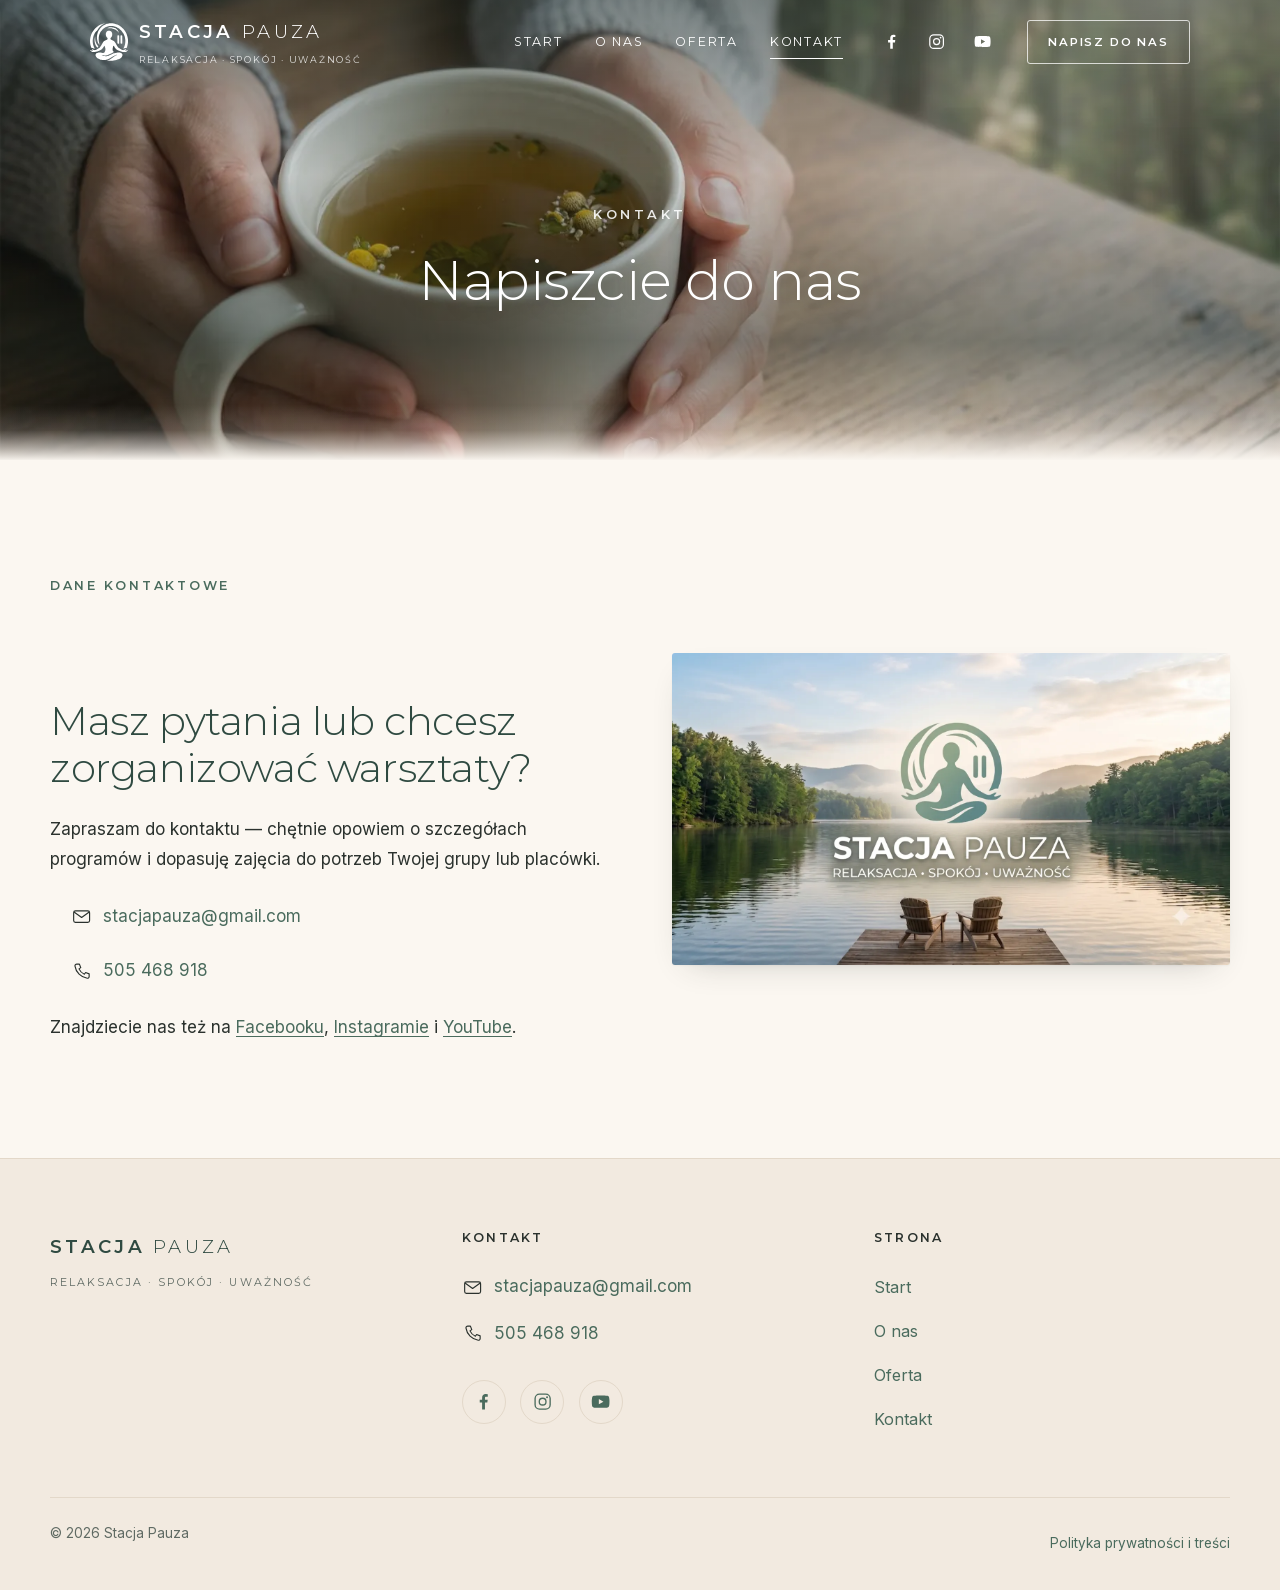
<file: contact.html>
<!DOCTYPE html>
<html lang="pl">
<head>
  <meta charset="utf-8">
  <meta name="viewport" content="width=device-width, initial-scale=1">
  <title>Kontakt — Stacja Pauza</title>
  <meta name="description" content="Skontaktuj się ze Stacją Pauza — warsztaty relaksacji i uważności dla dzieci i dorosłych.">
  <link rel="canonical" href="https://stacjapauza.pl/contact.html">

  <meta property="og:site_name" content="Stacja Pauza">
  <meta property="og:title" content="Kontakt — Stacja Pauza">
  <meta property="og:description" content="Skontaktuj się ze Stacją Pauza — warsztaty relaksacji i uważności dla dzieci i dorosłych.">
  <meta property="og:url" content="https://stacjapauza.pl/contact.html">
  <meta property="og:image" content="https://stacjapauza.pl/assets/img/og.jpg">
  <meta property="og:type" content="website">
  <meta property="og:locale" content="pl_PL">
  <meta name="twitter:card" content="summary_large_image">

  <meta name="theme-color" content="#fbf7f1">
  <link rel="icon" href="/favicon.svg" type="image/svg+xml">
  <script type="application/ld+json">
{
  "@context": "https://schema.org",
  "@type": "Organization",
  "name": "Stacja Pauza",
  "url": "https://stacjapauza.pl/",
  "description": "Warsztaty relaksacji i uważności dla dzieci i dorosłych — techniki oddechowe, aromaterapia i dźwięk dzwonków Koshi.",
  "logo": "https://stacjapauza.pl/assets/img/logo-znak.svg",
  "image": "https://stacjapauza.pl/assets/img/og.jpg",
  "sameAs": [
    "https://www.facebook.com/stacjapauza",
    "https://www.instagram.com/stacjapauza/",
    "https://www.youtube.com/@StacjaPauza"
  ],
  "email": "stacjapauza@gmail.com",
  "telephone": "+48505468918"
}
  </script>

  <link rel="stylesheet" href="/assets/css/fonts.css">
  <link rel="stylesheet" href="/assets/css/style.css">
</head>
<body class="">
  <a class="skip-link" href="#main">Przejdź do treści</a>

    <!-- Zestaw ikon. Użycie: <svg class="icon"><use href="#i-oddech"></use></svg> -->
  <svg xmlns="http://www.w3.org/2000/svg" style="display:none" aria-hidden="true" focusable="false">
    <symbol id="i-oddech" viewBox="0 0 24 24" fill="none" stroke="currentColor" stroke-width="1.3" stroke-linecap="round" stroke-linejoin="round">
      <path d="M3 14c3 0 3-4 6-4s3 4 6 4 3-4 6-4"/>
      <path d="M3 19c3 0 3-3 6-3s3 3 6 3 3-3 6-3" opacity=".55"/>
      <circle cx="12" cy="5" r="2.2"/>
    </symbol>
    <symbol id="i-cisza" viewBox="0 0 24 24" fill="none" stroke="currentColor" stroke-width="1.3" stroke-linecap="round" stroke-linejoin="round">
      <circle cx="12" cy="12" r="9"/>
      <circle cx="12" cy="12" r="4.5" opacity=".55"/>
      <circle cx="12" cy="12" r="1"/>
    </symbol>
    <symbol id="i-rownowaga" viewBox="0 0 24 24" fill="none" stroke="currentColor" stroke-width="1.3" stroke-linecap="round" stroke-linejoin="round">
      <ellipse cx="12" cy="18.5" rx="6.5" ry="2.4"/>
      <ellipse cx="12" cy="13" rx="5" ry="2"/>
      <ellipse cx="12" cy="8.5" rx="3.4" ry="1.6"/>
      <ellipse cx="12" cy="4.8" rx="2" ry="1.1"/>
    </symbol>
    <symbol id="i-uwaznosc" viewBox="0 0 24 24" fill="none" stroke="currentColor" stroke-width="1.3" stroke-linecap="round" stroke-linejoin="round">
      <path d="M12 21c-4.5-3.2-7-6-7-9.6A4.4 4.4 0 0 1 12 8a4.4 4.4 0 0 1 7 3.4c0 3.6-2.5 6.4-7 9.6Z"/>
      <path d="M12 8V3.5" opacity=".55"/>
    </symbol>
    <symbol id="i-grupa" viewBox="0 0 24 24" fill="none" stroke="currentColor" stroke-width="1.3" stroke-linecap="round" stroke-linejoin="round">
      <circle cx="9" cy="8" r="3"/>
      <circle cx="17" cy="9.5" r="2.3" opacity=".55"/>
      <path d="M3.5 19c0-3 2.5-5 5.5-5s5.5 2 5.5 5"/>
      <path d="M16.5 14.2c2.3.4 4 2.3 4 4.8" opacity=".55"/>
    </symbol>
    <symbol id="i-czas" viewBox="0 0 24 24" fill="none" stroke="currentColor" stroke-width="1.3" stroke-linecap="round" stroke-linejoin="round">
      <circle cx="12" cy="12" r="9"/>
      <path d="M12 7v5.2l3.2 1.9"/>
    </symbol>
    <symbol id="i-mail" viewBox="0 0 24 24" fill="none" stroke="currentColor" stroke-width="1.3" stroke-linecap="round" stroke-linejoin="round">
      <rect x="3" y="5.5" width="18" height="13" rx="2"/>
      <path d="m3.8 7 8.2 6 8.2-6"/>
    </symbol>
    <symbol id="i-telefon" viewBox="0 0 24 24" fill="none" stroke="currentColor" stroke-width="1.3" stroke-linecap="round" stroke-linejoin="round">
      <path d="M6.5 3.5h3l1.5 4-2 1.4a12 12 0 0 0 6.1 6.1l1.4-2 4 1.5v3a2 2 0 0 1-2.2 2A16.5 16.5 0 0 1 4.5 5.7a2 2 0 0 1 2-2.2Z"/>
    </symbol>
    <symbol id="i-miejsce" viewBox="0 0 24 24" fill="none" stroke="currentColor" stroke-width="1.3" stroke-linecap="round" stroke-linejoin="round">
      <path d="M12 21.5c4.3-4.6 6.5-8 6.5-10.8a6.5 6.5 0 1 0-13 0c0 2.8 2.2 6.2 6.5 10.8Z"/>
      <circle cx="12" cy="10.5" r="2.4"/>
    </symbol>
    <symbol id="i-facebook" viewBox="0 0 24 24" fill="currentColor">
      <path d="M13.5 21v-8h2.7l.4-3.1h-3.1V7.9c0-.9.25-1.5 1.55-1.5H16.7V3.6A21 21 0 0 0 14.3 3.5c-2.4 0-4 1.45-4 4.12V9.9H7.6V13h2.7v8Z"/>
    </symbol>
    <symbol id="i-instagram" viewBox="0 0 24 24" fill="none" stroke="currentColor" stroke-width="1.5" stroke-linecap="round">
      <rect x="3.5" y="3.5" width="17" height="17" rx="5"/>
      <circle cx="12" cy="12" r="3.8"/>
      <circle cx="17" cy="7" r="1.1" fill="currentColor" stroke="none"/>
    </symbol>
    <symbol id="i-youtube" viewBox="0 0 24 24" fill="currentColor">
      <path fill-rule="evenodd" d="M21.6 7.2a2.5 2.5 0 0 0-1.76-1.77C18.27 5 12 5 12 5s-6.27 0-7.84.43A2.5 2.5 0 0 0 2.4 7.2 26 26 0 0 0 2 12a26 26 0 0 0 .4 4.8 2.5 2.5 0 0 0 1.76 1.77C5.73 19 12 19 12 19s6.27 0 7.84-.43a2.5 2.5 0 0 0 1.76-1.77A26 26 0 0 0 22 12a26 26 0 0 0-.4-4.8ZM10 15V9l5.2 3Z"/>
    </symbol>
  </svg>


  <header class="site-header" id="site-header">
    <div class="site-header__inner">
      <a class="brand" href="/index.html">
        <span class="brand__mark" aria-hidden="true"></span>
        <span class="brand__text">
          <span class="brand__name"><strong>Stacja</strong> Pauza</span>
          <span class="brand__tagline">Relaksacja · Spokój · Uważność</span>
        </span>
      </a>

      <button class="nav-toggle" type="button" aria-expanded="false" aria-controls="site-nav">
        <span class="nav-toggle__bars" aria-hidden="true"></span>
        <span class="nav-toggle__label">Menu</span>
      </button>

      <nav class="site-nav" id="site-nav" aria-label="Menu główne">
        <a href="/index.html">Start</a>
      <a href="/about.html">O nas</a>
      <a href="/services.html">Oferta</a>
      <a href="/contact.html" aria-current="page">Kontakt</a>
        <span class="site-nav__social">
          <a href="https://www.facebook.com/stacjapauza" aria-label="Facebook" rel="noopener" target="_blank"><svg class="icon" aria-hidden="true"><use href="#i-facebook"></use></svg></a>
          <a href="https://www.instagram.com/stacjapauza/" aria-label="Instagram" rel="noopener" target="_blank"><svg class="icon" aria-hidden="true"><use href="#i-instagram"></use></svg></a>
          <a href="https://www.youtube.com/@StacjaPauza" aria-label="YouTube" rel="noopener" target="_blank"><svg class="icon" aria-hidden="true"><use href="#i-youtube"></use></svg></a>
        </span>
        <a class="btn btn--sm site-nav__cta" href="/contact.html">Napisz do nas</a>
      </nav>
    </div>
  </header>

  <section class="hero hero--compact hero--photo" style="background-image:url(/assets/img/herbata-dlonie.webp);background-position:center 35%">
    <div class="hero__inner">
      <p class="hero__kicker">Kontakt</p>
      <h1 class="hero__title">Napiszcie do nas</h1>
    </div>
  </section>

  <main id="main">
    <section class="section">
      <div class="container">
        <div class="split">
          <div class="split__text prose">
            <p class="kicker">Dane kontaktowe</p>
            <h2>Masz pytania lub chcesz zorganizować warsztaty?</h2>
            <p>Zapraszam do kontaktu — chętnie opowiem o szczegółach programów i dopasuję
              zajęcia do potrzeb Twojej grupy lub placówki.</p>
            <ul class="contact-list">
              <li><svg class="icon" aria-hidden="true"><use href="#i-mail"></use></svg>
                <a href="mailto:stacjapauza@gmail.com">stacjapauza@gmail.com</a></li>
              <li><svg class="icon" aria-hidden="true"><use href="#i-telefon"></use></svg>
                <a href="tel:+48505468918">505 468 918</a></li>
            </ul>
            <p>Znajdziecie nas też na
              <a href="https://www.facebook.com/stacjapauza" rel="noopener" target="_blank">Facebooku</a>,
              <a href="https://www.instagram.com/stacjapauza/" rel="noopener" target="_blank">Instagramie</a>
              i <a href="https://www.youtube.com/@StacjaPauza" rel="noopener" target="_blank">YouTube</a>.</p>
          </div>
          <div class="split__media">
            <img src="/assets/img/brand-lockup.webp" width="1600" height="893"
                 alt="Dwa leżaki na pomoście nad jeziorem, logo Stacji Pauza" loading="lazy">
          </div>
        </div>
      </div>
    </section>
  </main>

  <footer class="site-footer">
    <div class="site-footer__inner">
      <div class="site-footer__brand">
        <span class="brand__name"><strong>Stacja</strong> Pauza</span>
        <p class="site-footer__tagline">Relaksacja · Spokój · Uważność</p>
      </div>

      <div class="site-footer__col">
        <h2>Kontakt</h2>
        <ul class="contact-list">
          <li><svg class="icon" aria-hidden="true"><use href="#i-mail"></use></svg><a href="mailto:stacjapauza@gmail.com">stacjapauza@gmail.com</a></li>
          <li><svg class="icon" aria-hidden="true"><use href="#i-telefon"></use></svg><a href="tel:+48505468918">505 468 918</a></li>
        </ul>
        <p class="social"><a href="https://www.facebook.com/stacjapauza" aria-label="Facebook" rel="noopener" target="_blank"><svg class="icon" aria-hidden="true"><use href="#i-facebook"></use></svg></a><a href="https://www.instagram.com/stacjapauza/" aria-label="Instagram" rel="noopener" target="_blank"><svg class="icon" aria-hidden="true"><use href="#i-instagram"></use></svg></a><a href="https://www.youtube.com/@StacjaPauza" aria-label="YouTube" rel="noopener" target="_blank"><svg class="icon" aria-hidden="true"><use href="#i-youtube"></use></svg></a></p>
      </div>

      <div class="site-footer__col">
        <h2>Strona</h2>
        <nav aria-label="Menu w stopce">
          <a href="/index.html">Start</a>
      <a href="/about.html">O nas</a>
      <a href="/services.html">Oferta</a>
      <a href="/contact.html" aria-current="page">Kontakt</a>
        </nav>
      </div>
    </div>

    <div class="site-footer__bottom">
      <p>&copy; 2026 Stacja Pauza</p>
      <a href="/privacy.html">Polityka prywatności i treści</a>
    </div>
  </footer>

  <script src="/assets/js/site.js" defer></script>
  <script data-goatcounter="https://stacjapauza.goatcounter.com/count"
          async src="//gc.zgo.at/count.js"></script>
</body>
</html>
</file>
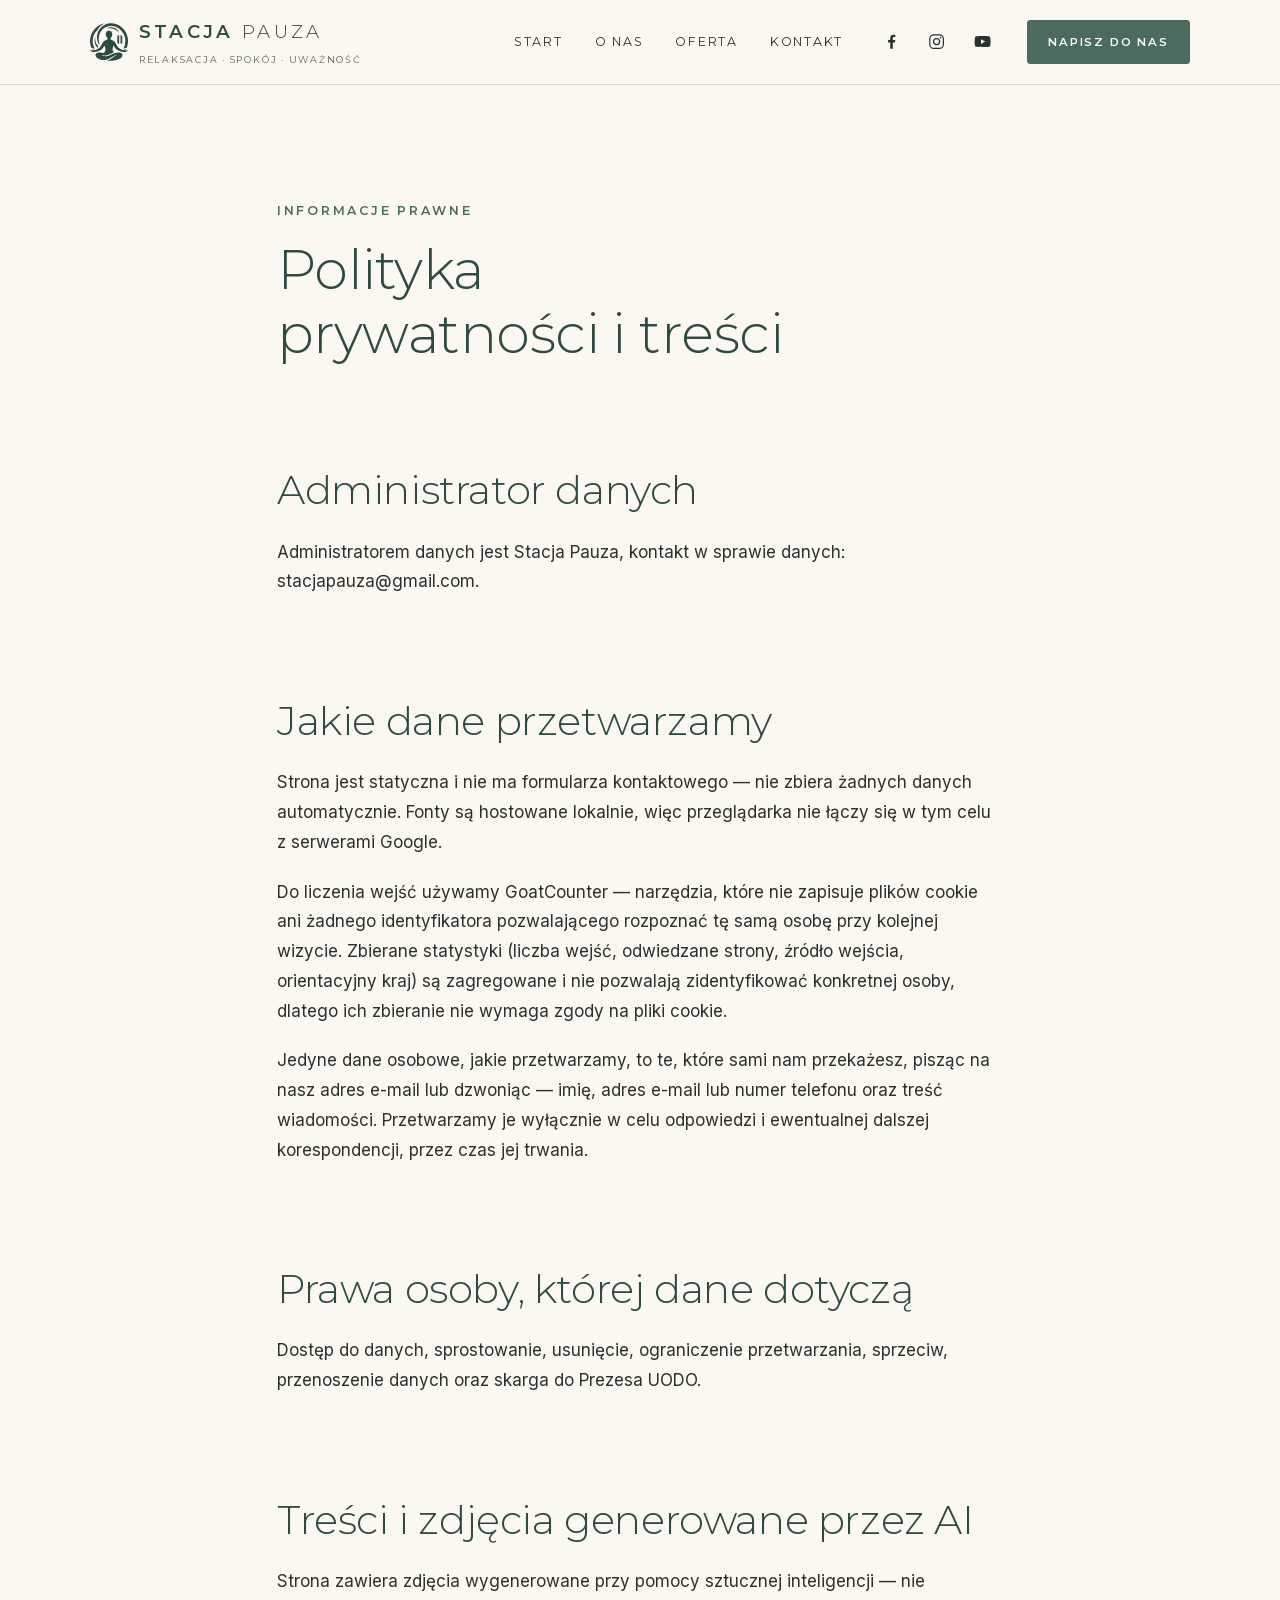
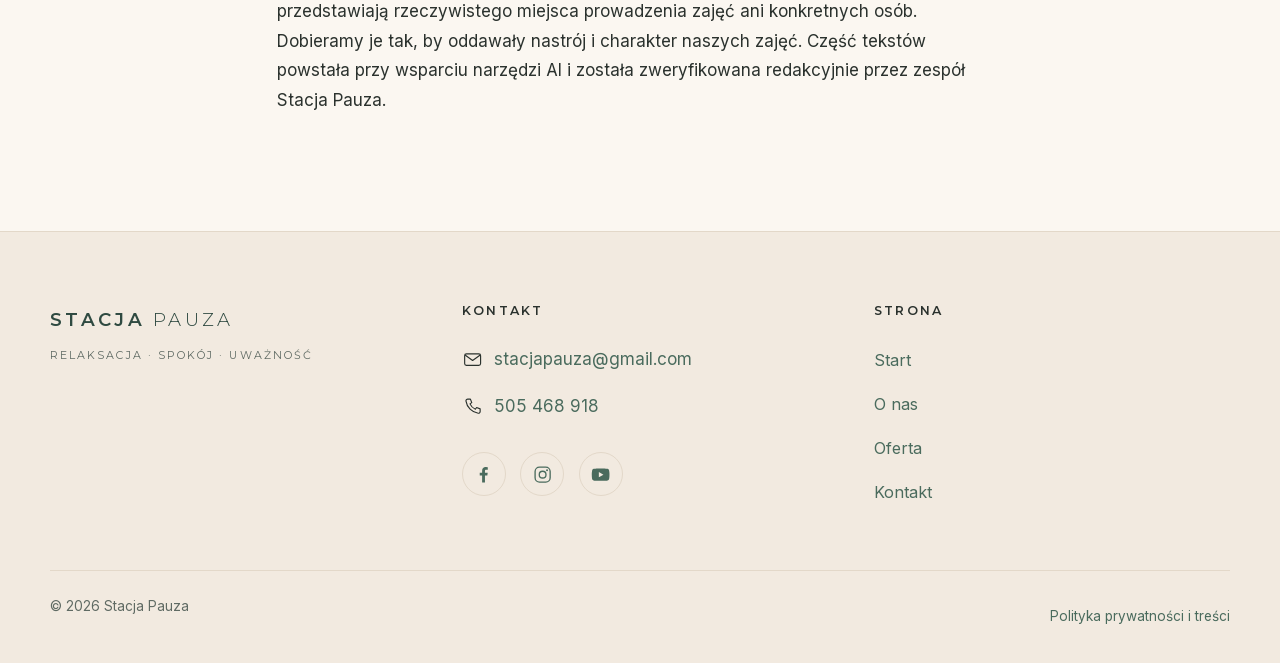
<file: privacy.html>
<!DOCTYPE html>
<html lang="pl">
<head>
  <meta charset="utf-8">
  <meta name="viewport" content="width=device-width, initial-scale=1">
  <title>Polityka prywatności i treści — Stacja Pauza</title>
  <meta name="description" content="Zasady przetwarzania danych osobowych oraz informacja o treściach i zdjęciach generowanych przez AI w serwisie stacjapauza.pl.">
  <link rel="canonical" href="https://stacjapauza.pl/privacy.html">

  <meta property="og:site_name" content="Stacja Pauza">
  <meta property="og:title" content="Polityka prywatności i treści — Stacja Pauza">
  <meta property="og:description" content="Zasady przetwarzania danych osobowych oraz informacja o treściach i zdjęciach generowanych przez AI w serwisie stacjapauza.pl.">
  <meta property="og:url" content="https://stacjapauza.pl/privacy.html">
  <meta property="og:image" content="https://stacjapauza.pl/assets/img/og.jpg">
  <meta property="og:type" content="website">
  <meta property="og:locale" content="pl_PL">
  <meta name="twitter:card" content="summary_large_image">

  <meta name="theme-color" content="#fbf7f1">
  <link rel="icon" href="/favicon.svg" type="image/svg+xml">
  <script type="application/ld+json">
{
  "@context": "https://schema.org",
  "@type": "Organization",
  "name": "Stacja Pauza",
  "url": "https://stacjapauza.pl/",
  "description": "Warsztaty relaksacji i uważności dla dzieci i dorosłych — techniki oddechowe, aromaterapia i dźwięk dzwonków Koshi.",
  "logo": "https://stacjapauza.pl/assets/img/logo-znak.svg",
  "image": "https://stacjapauza.pl/assets/img/og.jpg",
  "sameAs": [
    "https://www.facebook.com/stacjapauza",
    "https://www.instagram.com/stacjapauza/",
    "https://www.youtube.com/@StacjaPauza"
  ],
  "email": "stacjapauza@gmail.com",
  "telephone": "+48505468918"
}
  </script>

  <link rel="stylesheet" href="/assets/css/fonts.css">
  <link rel="stylesheet" href="/assets/css/style.css">
</head>
<body class="no-hero">
  <a class="skip-link" href="#main">Przejdź do treści</a>

    <!-- Zestaw ikon. Użycie: <svg class="icon"><use href="#i-oddech"></use></svg> -->
  <svg xmlns="http://www.w3.org/2000/svg" style="display:none" aria-hidden="true" focusable="false">
    <symbol id="i-oddech" viewBox="0 0 24 24" fill="none" stroke="currentColor" stroke-width="1.3" stroke-linecap="round" stroke-linejoin="round">
      <path d="M3 14c3 0 3-4 6-4s3 4 6 4 3-4 6-4"/>
      <path d="M3 19c3 0 3-3 6-3s3 3 6 3 3-3 6-3" opacity=".55"/>
      <circle cx="12" cy="5" r="2.2"/>
    </symbol>
    <symbol id="i-cisza" viewBox="0 0 24 24" fill="none" stroke="currentColor" stroke-width="1.3" stroke-linecap="round" stroke-linejoin="round">
      <circle cx="12" cy="12" r="9"/>
      <circle cx="12" cy="12" r="4.5" opacity=".55"/>
      <circle cx="12" cy="12" r="1"/>
    </symbol>
    <symbol id="i-rownowaga" viewBox="0 0 24 24" fill="none" stroke="currentColor" stroke-width="1.3" stroke-linecap="round" stroke-linejoin="round">
      <ellipse cx="12" cy="18.5" rx="6.5" ry="2.4"/>
      <ellipse cx="12" cy="13" rx="5" ry="2"/>
      <ellipse cx="12" cy="8.5" rx="3.4" ry="1.6"/>
      <ellipse cx="12" cy="4.8" rx="2" ry="1.1"/>
    </symbol>
    <symbol id="i-uwaznosc" viewBox="0 0 24 24" fill="none" stroke="currentColor" stroke-width="1.3" stroke-linecap="round" stroke-linejoin="round">
      <path d="M12 21c-4.5-3.2-7-6-7-9.6A4.4 4.4 0 0 1 12 8a4.4 4.4 0 0 1 7 3.4c0 3.6-2.5 6.4-7 9.6Z"/>
      <path d="M12 8V3.5" opacity=".55"/>
    </symbol>
    <symbol id="i-grupa" viewBox="0 0 24 24" fill="none" stroke="currentColor" stroke-width="1.3" stroke-linecap="round" stroke-linejoin="round">
      <circle cx="9" cy="8" r="3"/>
      <circle cx="17" cy="9.5" r="2.3" opacity=".55"/>
      <path d="M3.5 19c0-3 2.5-5 5.5-5s5.5 2 5.5 5"/>
      <path d="M16.5 14.2c2.3.4 4 2.3 4 4.8" opacity=".55"/>
    </symbol>
    <symbol id="i-czas" viewBox="0 0 24 24" fill="none" stroke="currentColor" stroke-width="1.3" stroke-linecap="round" stroke-linejoin="round">
      <circle cx="12" cy="12" r="9"/>
      <path d="M12 7v5.2l3.2 1.9"/>
    </symbol>
    <symbol id="i-mail" viewBox="0 0 24 24" fill="none" stroke="currentColor" stroke-width="1.3" stroke-linecap="round" stroke-linejoin="round">
      <rect x="3" y="5.5" width="18" height="13" rx="2"/>
      <path d="m3.8 7 8.2 6 8.2-6"/>
    </symbol>
    <symbol id="i-telefon" viewBox="0 0 24 24" fill="none" stroke="currentColor" stroke-width="1.3" stroke-linecap="round" stroke-linejoin="round">
      <path d="M6.5 3.5h3l1.5 4-2 1.4a12 12 0 0 0 6.1 6.1l1.4-2 4 1.5v3a2 2 0 0 1-2.2 2A16.5 16.5 0 0 1 4.5 5.7a2 2 0 0 1 2-2.2Z"/>
    </symbol>
    <symbol id="i-miejsce" viewBox="0 0 24 24" fill="none" stroke="currentColor" stroke-width="1.3" stroke-linecap="round" stroke-linejoin="round">
      <path d="M12 21.5c4.3-4.6 6.5-8 6.5-10.8a6.5 6.5 0 1 0-13 0c0 2.8 2.2 6.2 6.5 10.8Z"/>
      <circle cx="12" cy="10.5" r="2.4"/>
    </symbol>
    <symbol id="i-facebook" viewBox="0 0 24 24" fill="currentColor">
      <path d="M13.5 21v-8h2.7l.4-3.1h-3.1V7.9c0-.9.25-1.5 1.55-1.5H16.7V3.6A21 21 0 0 0 14.3 3.5c-2.4 0-4 1.45-4 4.12V9.9H7.6V13h2.7v8Z"/>
    </symbol>
    <symbol id="i-instagram" viewBox="0 0 24 24" fill="none" stroke="currentColor" stroke-width="1.5" stroke-linecap="round">
      <rect x="3.5" y="3.5" width="17" height="17" rx="5"/>
      <circle cx="12" cy="12" r="3.8"/>
      <circle cx="17" cy="7" r="1.1" fill="currentColor" stroke="none"/>
    </symbol>
    <symbol id="i-youtube" viewBox="0 0 24 24" fill="currentColor">
      <path fill-rule="evenodd" d="M21.6 7.2a2.5 2.5 0 0 0-1.76-1.77C18.27 5 12 5 12 5s-6.27 0-7.84.43A2.5 2.5 0 0 0 2.4 7.2 26 26 0 0 0 2 12a26 26 0 0 0 .4 4.8 2.5 2.5 0 0 0 1.76 1.77C5.73 19 12 19 12 19s6.27 0 7.84-.43a2.5 2.5 0 0 0 1.76-1.77A26 26 0 0 0 22 12a26 26 0 0 0-.4-4.8ZM10 15V9l5.2 3Z"/>
    </symbol>
  </svg>


  <header class="site-header" id="site-header">
    <div class="site-header__inner">
      <a class="brand" href="/index.html">
        <span class="brand__mark" aria-hidden="true"></span>
        <span class="brand__text">
          <span class="brand__name"><strong>Stacja</strong> Pauza</span>
          <span class="brand__tagline">Relaksacja · Spokój · Uważność</span>
        </span>
      </a>

      <button class="nav-toggle" type="button" aria-expanded="false" aria-controls="site-nav">
        <span class="nav-toggle__bars" aria-hidden="true"></span>
        <span class="nav-toggle__label">Menu</span>
      </button>

      <nav class="site-nav" id="site-nav" aria-label="Menu główne">
        <a href="/index.html">Start</a>
      <a href="/about.html">O nas</a>
      <a href="/services.html">Oferta</a>
      <a href="/contact.html">Kontakt</a>
        <span class="site-nav__social">
          <a href="https://www.facebook.com/stacjapauza" aria-label="Facebook" rel="noopener" target="_blank"><svg class="icon" aria-hidden="true"><use href="#i-facebook"></use></svg></a>
          <a href="https://www.instagram.com/stacjapauza/" aria-label="Instagram" rel="noopener" target="_blank"><svg class="icon" aria-hidden="true"><use href="#i-instagram"></use></svg></a>
          <a href="https://www.youtube.com/@StacjaPauza" aria-label="YouTube" rel="noopener" target="_blank"><svg class="icon" aria-hidden="true"><use href="#i-youtube"></use></svg></a>
        </span>
        <a class="btn btn--sm site-nav__cta" href="/contact.html">Napisz do nas</a>
      </nav>
    </div>
  </header>


  <main id="main">
    <section class="section">
      <div class="container container--prose prose">
        <p class="kicker">Informacje prawne</p>
        <h1>Polityka prywatności i treści</h1>

        <h2>Administrator danych</h2>
        <p>Administratorem danych jest Stacja Pauza, kontakt w sprawie danych:
          stacjapauza@gmail.com.</p>

        <h2>Jakie dane przetwarzamy</h2>
        <p>Strona jest statyczna i nie ma formularza kontaktowego — nie zbiera żadnych
          danych automatycznie. Fonty są hostowane lokalnie, więc przeglądarka nie łączy
          się w tym celu z serwerami Google.</p>
        <p>Do liczenia wejść używamy GoatCounter — narzędzia, które nie zapisuje plików
          cookie ani żadnego identyfikatora pozwalającego rozpoznać tę samą osobę przy
          kolejnej wizycie. Zbierane statystyki (liczba wejść, odwiedzane strony, źródło
          wejścia, orientacyjny kraj) są zagregowane i nie pozwalają zidentyfikować
          konkretnej osoby, dlatego ich zbieranie nie wymaga zgody na pliki cookie.</p>
        <p>Jedyne dane osobowe, jakie przetwarzamy, to te, które sami nam przekażesz,
          pisząc na nasz adres e-mail lub dzwoniąc — imię, adres e-mail lub numer telefonu
          oraz treść wiadomości. Przetwarzamy je wyłącznie w celu odpowiedzi i ewentualnej
          dalszej korespondencji, przez czas jej trwania.</p>

        <h2>Prawa osoby, której dane dotyczą</h2>
        <p>Dostęp do danych, sprostowanie, usunięcie, ograniczenie przetwarzania, sprzeciw,
          przenoszenie danych oraz skarga do Prezesa UODO.</p>

        <h2>Treści i zdjęcia generowane przez AI</h2>
        <p>Strona zawiera zdjęcia wygenerowane przy pomocy sztucznej inteligencji — nie
          przedstawiają rzeczywistego miejsca prowadzenia zajęć ani konkretnych osób.
          Dobieramy je tak, by oddawały nastrój i charakter naszych zajęć. Część tekstów
          powstała przy wsparciu narzędzi AI i została zweryfikowana redakcyjnie przez
          zespół Stacja Pauza.</p>
      </div>
    </section>
  </main>

  <footer class="site-footer">
    <div class="site-footer__inner">
      <div class="site-footer__brand">
        <span class="brand__name"><strong>Stacja</strong> Pauza</span>
        <p class="site-footer__tagline">Relaksacja · Spokój · Uważność</p>
      </div>

      <div class="site-footer__col">
        <h2>Kontakt</h2>
        <ul class="contact-list">
          <li><svg class="icon" aria-hidden="true"><use href="#i-mail"></use></svg><a href="mailto:stacjapauza@gmail.com">stacjapauza@gmail.com</a></li>
          <li><svg class="icon" aria-hidden="true"><use href="#i-telefon"></use></svg><a href="tel:+48505468918">505 468 918</a></li>
        </ul>
        <p class="social"><a href="https://www.facebook.com/stacjapauza" aria-label="Facebook" rel="noopener" target="_blank"><svg class="icon" aria-hidden="true"><use href="#i-facebook"></use></svg></a><a href="https://www.instagram.com/stacjapauza/" aria-label="Instagram" rel="noopener" target="_blank"><svg class="icon" aria-hidden="true"><use href="#i-instagram"></use></svg></a><a href="https://www.youtube.com/@StacjaPauza" aria-label="YouTube" rel="noopener" target="_blank"><svg class="icon" aria-hidden="true"><use href="#i-youtube"></use></svg></a></p>
      </div>

      <div class="site-footer__col">
        <h2>Strona</h2>
        <nav aria-label="Menu w stopce">
          <a href="/index.html">Start</a>
      <a href="/about.html">O nas</a>
      <a href="/services.html">Oferta</a>
      <a href="/contact.html">Kontakt</a>
        </nav>
      </div>
    </div>

    <div class="site-footer__bottom">
      <p>&copy; 2026 Stacja Pauza</p>
      <a href="/privacy.html">Polityka prywatności i treści</a>
    </div>
  </footer>

  <script src="/assets/js/site.js" defer></script>
  <script data-goatcounter="https://stacjapauza.goatcounter.com/count"
          async src="//gc.zgo.at/count.js"></script>
</body>
</html>
</file>
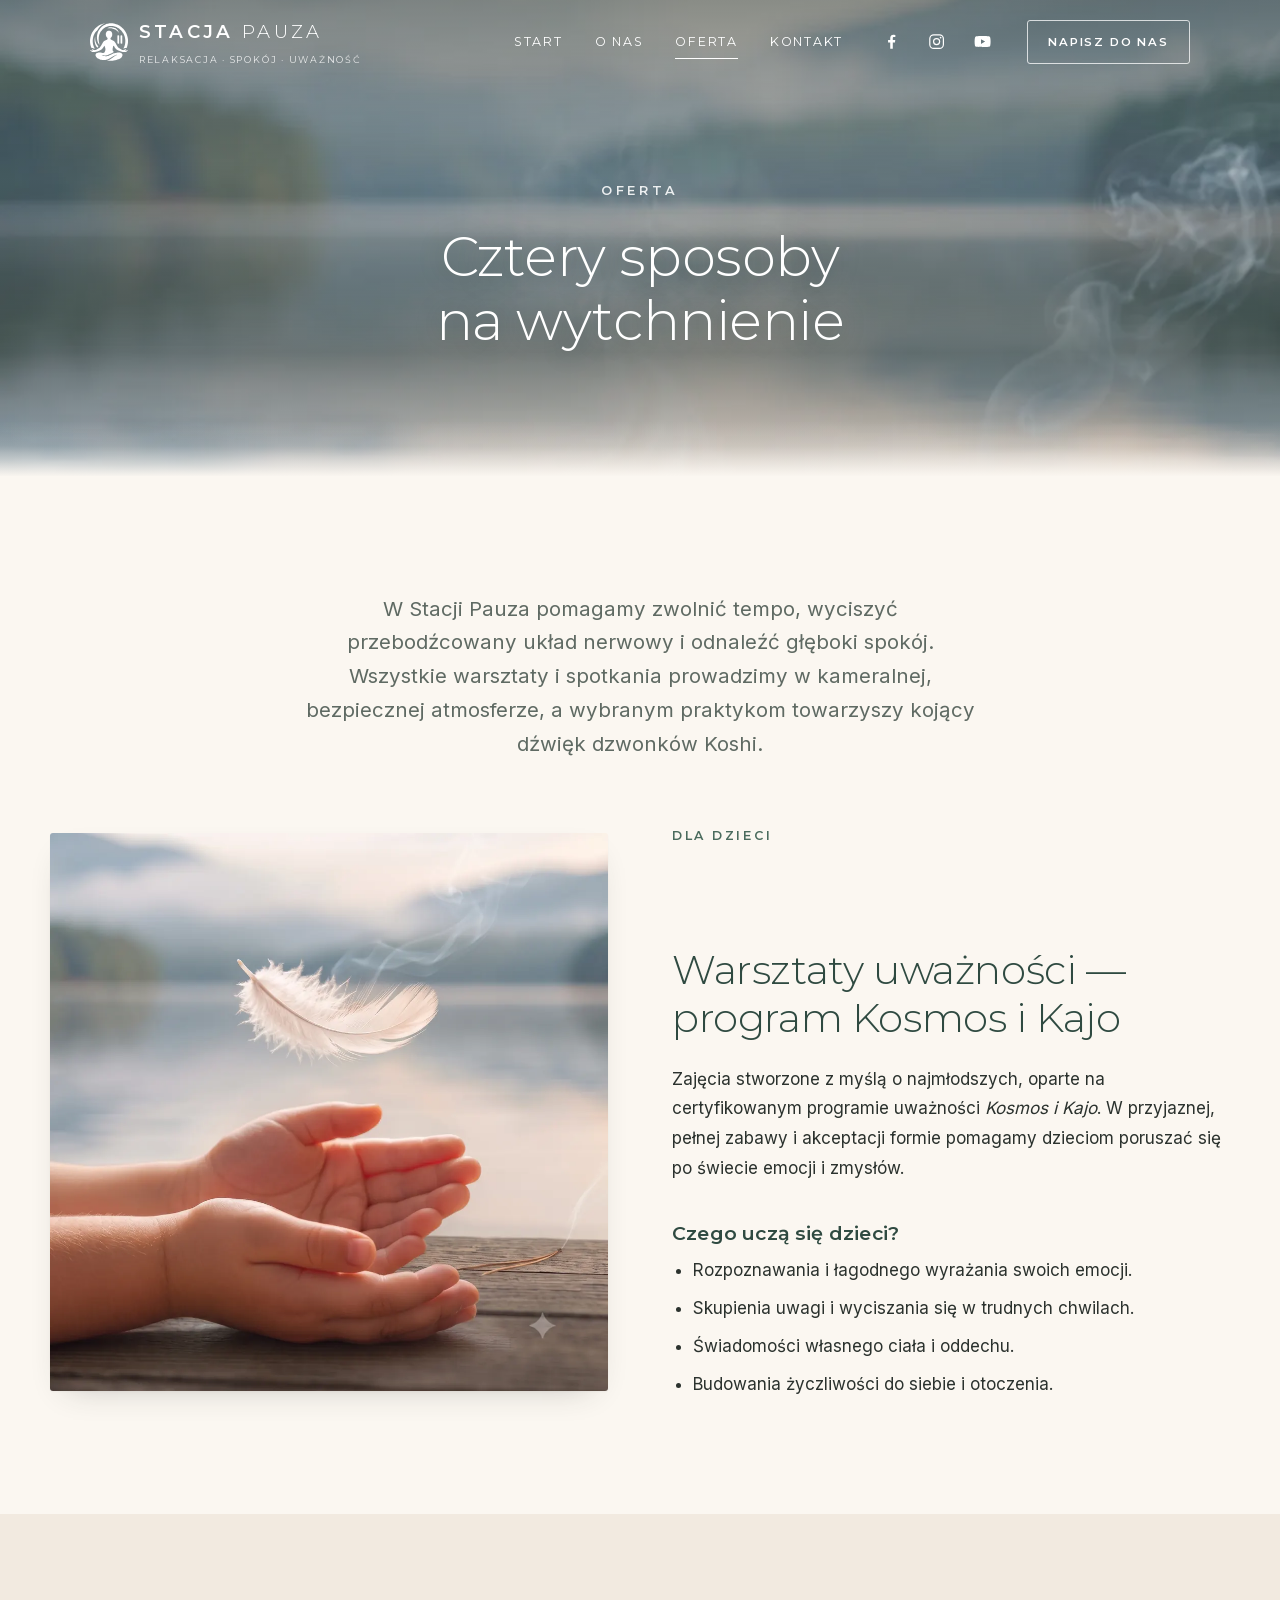
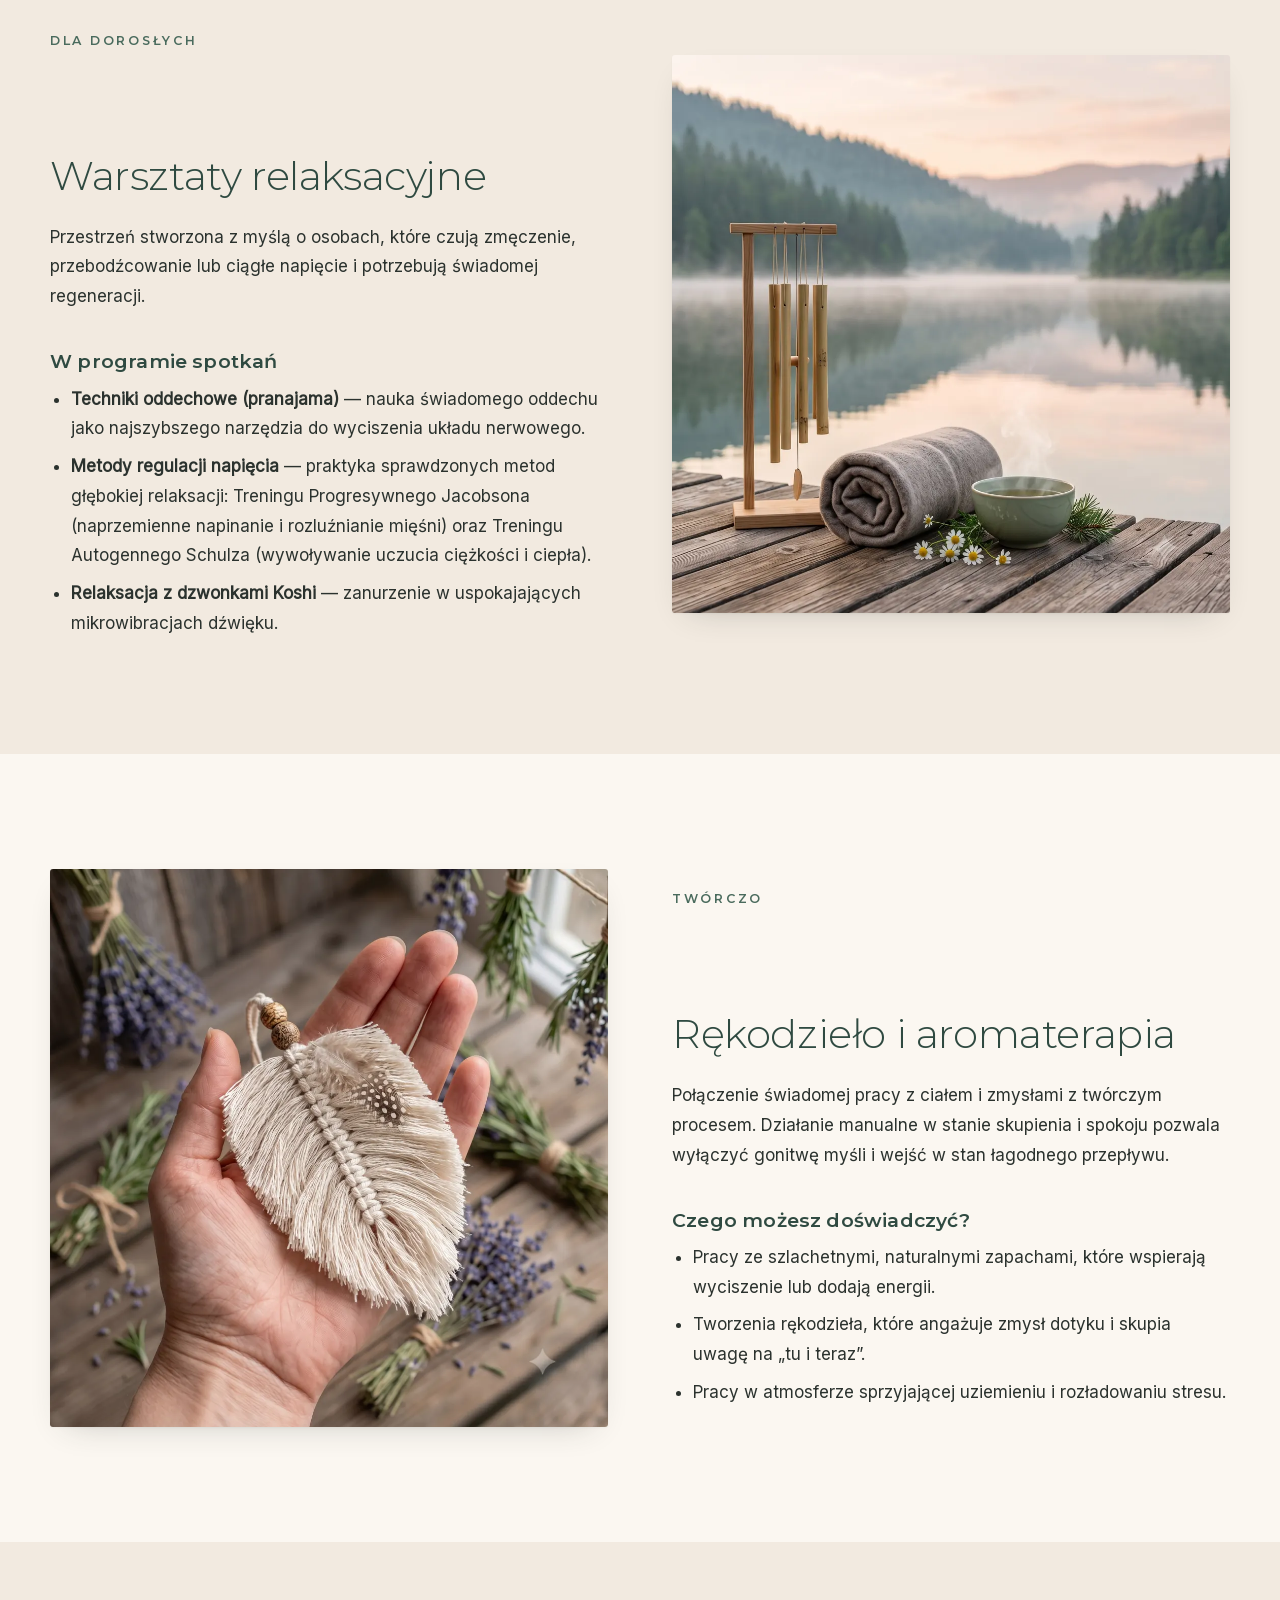
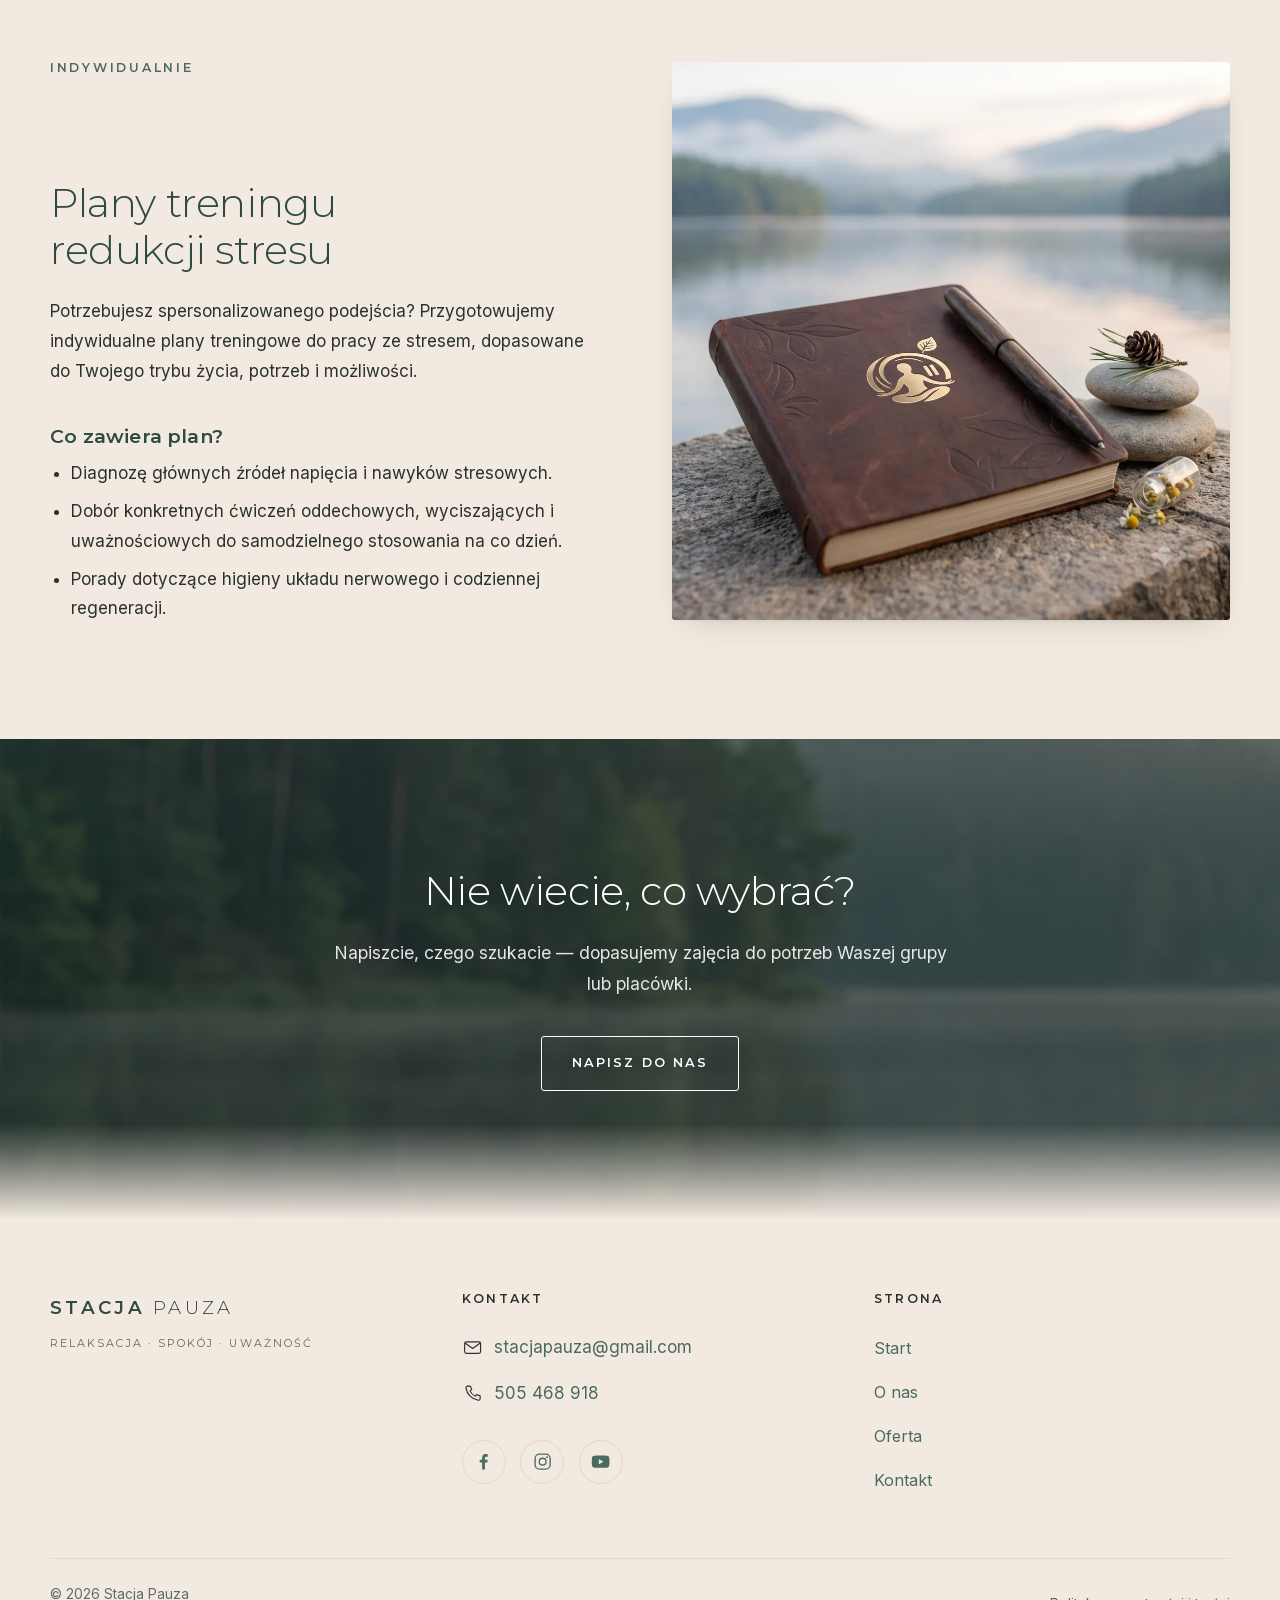
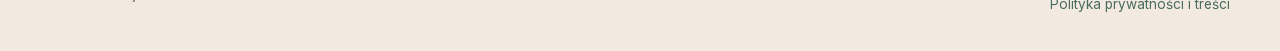
<file: services.html>
<!DOCTYPE html>
<html lang="pl">
<head>
  <meta charset="utf-8">
  <meta name="viewport" content="width=device-width, initial-scale=1">
  <title>Oferta — Stacja Pauza</title>
  <meta name="description" content="Warsztaty uważności dla dzieci, relaksacja dla dorosłych, rękodzieło z aromaterapią oraz indywidualne plany treningu redukcji stresu.">
  <link rel="canonical" href="https://stacjapauza.pl/services.html">

  <meta property="og:site_name" content="Stacja Pauza">
  <meta property="og:title" content="Oferta — Stacja Pauza">
  <meta property="og:description" content="Warsztaty uważności dla dzieci, relaksacja dla dorosłych, rękodzieło z aromaterapią oraz indywidualne plany treningu redukcji stresu.">
  <meta property="og:url" content="https://stacjapauza.pl/services.html">
  <meta property="og:image" content="https://stacjapauza.pl/assets/img/og.jpg">
  <meta property="og:type" content="website">
  <meta property="og:locale" content="pl_PL">
  <meta name="twitter:card" content="summary_large_image">

  <meta name="theme-color" content="#fbf7f1">
  <link rel="icon" href="/favicon.svg" type="image/svg+xml">
  <script type="application/ld+json">
{
  "@context": "https://schema.org",
  "@type": "Organization",
  "name": "Stacja Pauza",
  "url": "https://stacjapauza.pl/",
  "description": "Warsztaty relaksacji i uważności dla dzieci i dorosłych — techniki oddechowe, aromaterapia i dźwięk dzwonków Koshi.",
  "logo": "https://stacjapauza.pl/assets/img/logo-znak.svg",
  "image": "https://stacjapauza.pl/assets/img/og.jpg",
  "sameAs": [
    "https://www.facebook.com/stacjapauza",
    "https://www.instagram.com/stacjapauza/",
    "https://www.youtube.com/@StacjaPauza"
  ],
  "email": "stacjapauza@gmail.com",
  "telephone": "+48505468918"
}
  </script>

  <link rel="stylesheet" href="/assets/css/fonts.css">
  <link rel="stylesheet" href="/assets/css/style.css">
</head>
<body class="">
  <a class="skip-link" href="#main">Przejdź do treści</a>

    <!-- Zestaw ikon. Użycie: <svg class="icon"><use href="#i-oddech"></use></svg> -->
  <svg xmlns="http://www.w3.org/2000/svg" style="display:none" aria-hidden="true" focusable="false">
    <symbol id="i-oddech" viewBox="0 0 24 24" fill="none" stroke="currentColor" stroke-width="1.3" stroke-linecap="round" stroke-linejoin="round">
      <path d="M3 14c3 0 3-4 6-4s3 4 6 4 3-4 6-4"/>
      <path d="M3 19c3 0 3-3 6-3s3 3 6 3 3-3 6-3" opacity=".55"/>
      <circle cx="12" cy="5" r="2.2"/>
    </symbol>
    <symbol id="i-cisza" viewBox="0 0 24 24" fill="none" stroke="currentColor" stroke-width="1.3" stroke-linecap="round" stroke-linejoin="round">
      <circle cx="12" cy="12" r="9"/>
      <circle cx="12" cy="12" r="4.5" opacity=".55"/>
      <circle cx="12" cy="12" r="1"/>
    </symbol>
    <symbol id="i-rownowaga" viewBox="0 0 24 24" fill="none" stroke="currentColor" stroke-width="1.3" stroke-linecap="round" stroke-linejoin="round">
      <ellipse cx="12" cy="18.5" rx="6.5" ry="2.4"/>
      <ellipse cx="12" cy="13" rx="5" ry="2"/>
      <ellipse cx="12" cy="8.5" rx="3.4" ry="1.6"/>
      <ellipse cx="12" cy="4.8" rx="2" ry="1.1"/>
    </symbol>
    <symbol id="i-uwaznosc" viewBox="0 0 24 24" fill="none" stroke="currentColor" stroke-width="1.3" stroke-linecap="round" stroke-linejoin="round">
      <path d="M12 21c-4.5-3.2-7-6-7-9.6A4.4 4.4 0 0 1 12 8a4.4 4.4 0 0 1 7 3.4c0 3.6-2.5 6.4-7 9.6Z"/>
      <path d="M12 8V3.5" opacity=".55"/>
    </symbol>
    <symbol id="i-grupa" viewBox="0 0 24 24" fill="none" stroke="currentColor" stroke-width="1.3" stroke-linecap="round" stroke-linejoin="round">
      <circle cx="9" cy="8" r="3"/>
      <circle cx="17" cy="9.5" r="2.3" opacity=".55"/>
      <path d="M3.5 19c0-3 2.5-5 5.5-5s5.5 2 5.5 5"/>
      <path d="M16.5 14.2c2.3.4 4 2.3 4 4.8" opacity=".55"/>
    </symbol>
    <symbol id="i-czas" viewBox="0 0 24 24" fill="none" stroke="currentColor" stroke-width="1.3" stroke-linecap="round" stroke-linejoin="round">
      <circle cx="12" cy="12" r="9"/>
      <path d="M12 7v5.2l3.2 1.9"/>
    </symbol>
    <symbol id="i-mail" viewBox="0 0 24 24" fill="none" stroke="currentColor" stroke-width="1.3" stroke-linecap="round" stroke-linejoin="round">
      <rect x="3" y="5.5" width="18" height="13" rx="2"/>
      <path d="m3.8 7 8.2 6 8.2-6"/>
    </symbol>
    <symbol id="i-telefon" viewBox="0 0 24 24" fill="none" stroke="currentColor" stroke-width="1.3" stroke-linecap="round" stroke-linejoin="round">
      <path d="M6.5 3.5h3l1.5 4-2 1.4a12 12 0 0 0 6.1 6.1l1.4-2 4 1.5v3a2 2 0 0 1-2.2 2A16.5 16.5 0 0 1 4.5 5.7a2 2 0 0 1 2-2.2Z"/>
    </symbol>
    <symbol id="i-miejsce" viewBox="0 0 24 24" fill="none" stroke="currentColor" stroke-width="1.3" stroke-linecap="round" stroke-linejoin="round">
      <path d="M12 21.5c4.3-4.6 6.5-8 6.5-10.8a6.5 6.5 0 1 0-13 0c0 2.8 2.2 6.2 6.5 10.8Z"/>
      <circle cx="12" cy="10.5" r="2.4"/>
    </symbol>
    <symbol id="i-facebook" viewBox="0 0 24 24" fill="currentColor">
      <path d="M13.5 21v-8h2.7l.4-3.1h-3.1V7.9c0-.9.25-1.5 1.55-1.5H16.7V3.6A21 21 0 0 0 14.3 3.5c-2.4 0-4 1.45-4 4.12V9.9H7.6V13h2.7v8Z"/>
    </symbol>
    <symbol id="i-instagram" viewBox="0 0 24 24" fill="none" stroke="currentColor" stroke-width="1.5" stroke-linecap="round">
      <rect x="3.5" y="3.5" width="17" height="17" rx="5"/>
      <circle cx="12" cy="12" r="3.8"/>
      <circle cx="17" cy="7" r="1.1" fill="currentColor" stroke="none"/>
    </symbol>
    <symbol id="i-youtube" viewBox="0 0 24 24" fill="currentColor">
      <path fill-rule="evenodd" d="M21.6 7.2a2.5 2.5 0 0 0-1.76-1.77C18.27 5 12 5 12 5s-6.27 0-7.84.43A2.5 2.5 0 0 0 2.4 7.2 26 26 0 0 0 2 12a26 26 0 0 0 .4 4.8 2.5 2.5 0 0 0 1.76 1.77C5.73 19 12 19 12 19s6.27 0 7.84-.43a2.5 2.5 0 0 0 1.76-1.77A26 26 0 0 0 22 12a26 26 0 0 0-.4-4.8ZM10 15V9l5.2 3Z"/>
    </symbol>
  </svg>


  <header class="site-header" id="site-header">
    <div class="site-header__inner">
      <a class="brand" href="/index.html">
        <span class="brand__mark" aria-hidden="true"></span>
        <span class="brand__text">
          <span class="brand__name"><strong>Stacja</strong> Pauza</span>
          <span class="brand__tagline">Relaksacja · Spokój · Uważność</span>
        </span>
      </a>

      <button class="nav-toggle" type="button" aria-expanded="false" aria-controls="site-nav">
        <span class="nav-toggle__bars" aria-hidden="true"></span>
        <span class="nav-toggle__label">Menu</span>
      </button>

      <nav class="site-nav" id="site-nav" aria-label="Menu główne">
        <a href="/index.html">Start</a>
      <a href="/about.html">O nas</a>
      <a href="/services.html" aria-current="page">Oferta</a>
      <a href="/contact.html">Kontakt</a>
        <span class="site-nav__social">
          <a href="https://www.facebook.com/stacjapauza" aria-label="Facebook" rel="noopener" target="_blank"><svg class="icon" aria-hidden="true"><use href="#i-facebook"></use></svg></a>
          <a href="https://www.instagram.com/stacjapauza/" aria-label="Instagram" rel="noopener" target="_blank"><svg class="icon" aria-hidden="true"><use href="#i-instagram"></use></svg></a>
          <a href="https://www.youtube.com/@StacjaPauza" aria-label="YouTube" rel="noopener" target="_blank"><svg class="icon" aria-hidden="true"><use href="#i-youtube"></use></svg></a>
        </span>
        <a class="btn btn--sm site-nav__cta" href="/contact.html">Napisz do nas</a>
      </nav>
    </div>
  </header>

  <section class="hero hero--compact hero--photo" style="background-image:url(/assets/img/miska-kadzidlo.webp);background-position:center 25%">
    <div class="hero__inner">
      <p class="hero__kicker">Oferta</p>
      <h1 class="hero__title">Cztery sposoby na wytchnienie</h1>
    </div>
  </section>

  <main id="main">
    <section class="section">
      <div class="container">
        <div class="section-head">
          <p class="lead">W Stacji Pauza pomagamy zwolnić tempo, wyciszyć przebodźcowany
            układ nerwowy i odnaleźć głęboki spokój. Wszystkie warsztaty i spotkania
            prowadzimy w kameralnej, bezpiecznej atmosferze, a wybranym praktykom towarzyszy
            kojący dźwięk dzwonków Koshi.</p>
        </div>

        <div class="split">
          <div class="split__media">
            <img src="/assets/img/dzieci-piorko-kw.webp" width="1100" height="1100"
                 alt="Dłonie dziecka wyciągnięte po unoszące się piórko, w tle mgła nad jeziorem" loading="lazy">
          </div>
          <div class="split__text prose">
            <p class="kicker">Dla dzieci</p>
            <h2>Warsztaty uważności — program Kosmos i Kajo</h2>
            <p>Zajęcia stworzone z myślą o najmłodszych, oparte na certyfikowanym programie
              uważności <em>Kosmos i Kajo</em>. W przyjaznej, pełnej zabawy
              i akceptacji formie pomagamy dzieciom poruszać się po świecie emocji i zmysłów.</p>
            <h3>Czego uczą się dzieci?</h3>
            <ul>
              <li>Rozpoznawania i łagodnego wyrażania swoich emocji.</li>
              <li>Skupienia uwagi i wyciszania się w trudnych chwilach.</li>
              <li>Świadomości własnego ciała i oddechu.</li>
              <li>Budowania życzliwości do siebie i otoczenia.</li>
            </ul>
          </div>
        </div>
      </div>
    </section>

    <section class="section section--sand">
      <div class="container">
        <div class="split split--reverse">
          <div class="split__media">
            <img src="/assets/img/dzwonki-koshi.webp" width="1100" height="1100"
                 alt="Dzwonki Koshi, zwinięty koc i miska z naparem na pomoście nad mglistym jeziorem" loading="lazy">
          </div>
          <div class="split__text prose">
            <p class="kicker">Dla dorosłych</p>
            <h2>Warsztaty relaksacyjne</h2>
            <p>Przestrzeń stworzona z myślą o osobach, które czują zmęczenie,
              przebodźcowanie lub ciągłe napięcie i potrzebują świadomej regeneracji.</p>
            <h3>W programie spotkań</h3>
            <ul>
              <li><strong>Techniki oddechowe (pranajama)</strong> — nauka świadomego oddechu
                jako najszybszego narzędzia do wyciszenia układu nerwowego.</li>
              <li><strong>Metody regulacji napięcia</strong> — praktyka sprawdzonych metod
                głębokiej relaksacji: Treningu Progresywnego Jacobsona (naprzemienne
                napinanie i rozluźnianie mięśni) oraz Treningu Autogennego Schulza
                (wywoływanie uczucia ciężkości i ciepła).</li>
              <li><strong>Relaksacja z dzwonkami Koshi</strong> — zanurzenie
                w uspokajających mikrowibracjach dźwięku.</li>
            </ul>
          </div>
        </div>
      </div>
    </section>

    <section class="section">
      <div class="container">
        <div class="split">
          <div class="split__media">
            <img src="/assets/img/rekodzielo.webp" width="1100" height="1100"
                 alt="Dłoń trzymająca piórko wykonane techniką makramy, wokół pęczki suszonej lawendy na drewnianym stole" loading="lazy">
          </div>
          <div class="split__text prose">
            <p class="kicker">Twórczo</p>
            <h2>Rękodzieło i aromaterapia</h2>
            <p>Połączenie świadomej pracy z ciałem i zmysłami z twórczym procesem. Działanie
              manualne w stanie skupienia i spokoju pozwala wyłączyć gonitwę myśli i wejść
              w stan łagodnego przepływu.</p>
            <h3>Czego możesz doświadczyć?</h3>
            <ul>
              <li>Pracy ze szlachetnymi, naturalnymi zapachami, które wspierają wyciszenie
                lub dodają energii.</li>
              <li>Tworzenia rękodzieła, które angażuje zmysł dotyku i skupia uwagę
                na „tu i teraz”.</li>
              <li>Pracy w atmosferze sprzyjającej uziemieniu i rozładowaniu stresu.</li>
            </ul>
          </div>
        </div>
      </div>
    </section>

    <section class="section section--sand">
      <div class="container">
        <div class="split split--reverse">
          <div class="split__media">
            <img src="/assets/img/dziennik.webp" width="1100" height="1100"
                 alt="Skórzany dziennik i pióro na kamieniu nad jeziorem" loading="lazy">
          </div>
          <div class="split__text prose">
            <p class="kicker">Indywidualnie</p>
            <h2>Plany treningu redukcji stresu</h2>
            <p>Potrzebujesz spersonalizowanego podejścia? Przygotowujemy indywidualne plany
              treningowe do pracy ze stresem, dopasowane do Twojego trybu życia, potrzeb
              i możliwości.</p>
            <h3>Co zawiera plan?</h3>
            <ul>
              <li>Diagnozę głównych źródeł napięcia i nawyków stresowych.</li>
              <li>Dobór konkretnych ćwiczeń oddechowych, wyciszających i uważnościowych
                do samodzielnego stosowania na co dzień.</li>
              <li>Porady dotyczące higieny układu nerwowego i codziennej regeneracji.</li>
            </ul>
          </div>
        </div>
      </div>
    </section>

    <section class="cta-band" style="background-image:url(/assets/img/band-jezioro.webp);background-position:center 30%">
      <div class="cta-band__inner">
        <h2>Nie wiecie, co wybrać?</h2>
        <p>Napiszcie, czego szukacie — dopasujemy zajęcia do potrzeb Waszej grupy
          lub placówki.</p>
        <p class="hero__actions"><a class="btn btn--ghost" href="/contact.html">Napisz do nas</a></p>
      </div>
    </section>
  </main>

  <footer class="site-footer">
    <div class="site-footer__inner">
      <div class="site-footer__brand">
        <span class="brand__name"><strong>Stacja</strong> Pauza</span>
        <p class="site-footer__tagline">Relaksacja · Spokój · Uważność</p>
      </div>

      <div class="site-footer__col">
        <h2>Kontakt</h2>
        <ul class="contact-list">
          <li><svg class="icon" aria-hidden="true"><use href="#i-mail"></use></svg><a href="mailto:stacjapauza@gmail.com">stacjapauza@gmail.com</a></li>
          <li><svg class="icon" aria-hidden="true"><use href="#i-telefon"></use></svg><a href="tel:+48505468918">505 468 918</a></li>
        </ul>
        <p class="social"><a href="https://www.facebook.com/stacjapauza" aria-label="Facebook" rel="noopener" target="_blank"><svg class="icon" aria-hidden="true"><use href="#i-facebook"></use></svg></a><a href="https://www.instagram.com/stacjapauza/" aria-label="Instagram" rel="noopener" target="_blank"><svg class="icon" aria-hidden="true"><use href="#i-instagram"></use></svg></a><a href="https://www.youtube.com/@StacjaPauza" aria-label="YouTube" rel="noopener" target="_blank"><svg class="icon" aria-hidden="true"><use href="#i-youtube"></use></svg></a></p>
      </div>

      <div class="site-footer__col">
        <h2>Strona</h2>
        <nav aria-label="Menu w stopce">
          <a href="/index.html">Start</a>
      <a href="/about.html">O nas</a>
      <a href="/services.html" aria-current="page">Oferta</a>
      <a href="/contact.html">Kontakt</a>
        </nav>
      </div>
    </div>

    <div class="site-footer__bottom">
      <p>&copy; 2026 Stacja Pauza</p>
      <a href="/privacy.html">Polityka prywatności i treści</a>
    </div>
  </footer>

  <script src="/assets/js/site.js" defer></script>
  <script data-goatcounter="https://stacjapauza.goatcounter.com/count"
          async src="//gc.zgo.at/count.js"></script>
</body>
</html>
</file>
<file: assets/css/fonts.css>
/* Fonty hostowane lokalnie — bez odpytywania serwerów Google (RODO).
   Generowane przez scripts/fetch-fonts.sh — nie edytować ręcznie. */

@font-face {
  font-family: 'Inter';
  font-style: normal;
  font-weight: 400;
  font-display: swap;
  src: url(/assets/fonts/inter-400-latin-ext.woff2) format('woff2');
  unicode-range: U+0100-02BA, U+02BD-02C5, U+02C7-02CC, U+02CE-02D7, U+02DD-02FF, U+0304, U+0308, U+0329, U+1D00-1DBF, U+1E00-1E9F, U+1EF2-1EFF, U+2020, U+20A0-20AB, U+20AD-20C0, U+2113, U+2C60-2C7F, U+A720-A7FF;
}

@font-face {
  font-family: 'Inter';
  font-style: normal;
  font-weight: 400;
  font-display: swap;
  src: url(/assets/fonts/inter-400-latin.woff2) format('woff2');
  unicode-range: U+0000-00FF, U+0131, U+0152-0153, U+02BB-02BC, U+02C6, U+02DA, U+02DC, U+0304, U+0308, U+0329, U+2000-206F, U+20AC, U+2122, U+2191, U+2193, U+2212, U+2215, U+FEFF, U+FFFD;
}

@font-face {
  font-family: 'Montserrat';
  font-style: normal;
  font-weight: 300;
  font-display: swap;
  src: url(/assets/fonts/montserrat-300-latin-ext.woff2) format('woff2');
  unicode-range: U+0100-02BA, U+02BD-02C5, U+02C7-02CC, U+02CE-02D7, U+02DD-02FF, U+0304, U+0308, U+0329, U+1D00-1DBF, U+1E00-1E9F, U+1EF2-1EFF, U+2020, U+20A0-20AB, U+20AD-20C0, U+2113, U+2C60-2C7F, U+A720-A7FF;
}

@font-face {
  font-family: 'Montserrat';
  font-style: normal;
  font-weight: 300;
  font-display: swap;
  src: url(/assets/fonts/montserrat-300-latin.woff2) format('woff2');
  unicode-range: U+0000-00FF, U+0131, U+0152-0153, U+02BB-02BC, U+02C6, U+02DA, U+02DC, U+0304, U+0308, U+0329, U+2000-206F, U+20AC, U+2122, U+2191, U+2193, U+2212, U+2215, U+FEFF, U+FFFD;
}

@font-face {
  font-family: 'Montserrat';
  font-style: normal;
  font-weight: 400;
  font-display: swap;
  src: url(/assets/fonts/montserrat-400-latin-ext.woff2) format('woff2');
  unicode-range: U+0100-02BA, U+02BD-02C5, U+02C7-02CC, U+02CE-02D7, U+02DD-02FF, U+0304, U+0308, U+0329, U+1D00-1DBF, U+1E00-1E9F, U+1EF2-1EFF, U+2020, U+20A0-20AB, U+20AD-20C0, U+2113, U+2C60-2C7F, U+A720-A7FF;
}

@font-face {
  font-family: 'Montserrat';
  font-style: normal;
  font-weight: 400;
  font-display: swap;
  src: url(/assets/fonts/montserrat-400-latin.woff2) format('woff2');
  unicode-range: U+0000-00FF, U+0131, U+0152-0153, U+02BB-02BC, U+02C6, U+02DA, U+02DC, U+0304, U+0308, U+0329, U+2000-206F, U+20AC, U+2122, U+2191, U+2193, U+2212, U+2215, U+FEFF, U+FFFD;
}

@font-face {
  font-family: 'Montserrat';
  font-style: normal;
  font-weight: 600;
  font-display: swap;
  src: url(/assets/fonts/montserrat-600-latin-ext.woff2) format('woff2');
  unicode-range: U+0100-02BA, U+02BD-02C5, U+02C7-02CC, U+02CE-02D7, U+02DD-02FF, U+0304, U+0308, U+0329, U+1D00-1DBF, U+1E00-1E9F, U+1EF2-1EFF, U+2020, U+20A0-20AB, U+20AD-20C0, U+2113, U+2C60-2C7F, U+A720-A7FF;
}

@font-face {
  font-family: 'Montserrat';
  font-style: normal;
  font-weight: 600;
  font-display: swap;
  src: url(/assets/fonts/montserrat-600-latin.woff2) format('woff2');
  unicode-range: U+0000-00FF, U+0131, U+0152-0153, U+02BB-02BC, U+02C6, U+02DA, U+02DC, U+0304, U+0308, U+0329, U+2000-206F, U+20AC, U+2122, U+2191, U+2193, U+2212, U+2215, U+FEFF, U+FFFD;
}
</file>
<file: assets/css/style.css>
/* Stacja Pauza — arkusz stylów.
   Kolory wyprowadzone z logotypu i zdjęć marki (content/images/katalog.md):
   szałwiowa zieleń sygnetu, mgła nad jeziorem, ciepłe drewno, kremowy piasek. */

:root {
  /* kolory */
  --ink: #2b322e;
  --ink-soft: #5f6a63;
  --cream: #fbf7f1;
  --sand: #f2eae0;
  --line: #e3d8c9;
  --sage: #7d9b89;
  --sage-deep: #4a6b5d;
  --forest: #2f4a41;
  --gold: #b08d57;
  --white: #fff;

  /* wymiary */
  --container: 1180px;
  --prose: 66ch;
  --gutter: clamp(1.25rem, 4vw, 2.5rem);
  --section-y: clamp(4rem, 9vw, 7.5rem);
  --radius: 3px;

  /* typografia */
  --font-head: "Montserrat", "Helvetica Neue", Arial, sans-serif;
  --font-body: "Inter", "Helvetica Neue", Arial, sans-serif;

  --header-h: 5.25rem;
  --shadow: 0 1px 2px rgba(43, 50, 46, .04), 0 12px 32px -18px rgba(43, 50, 46, .3);
}

*,
*::before,
*::after {
  box-sizing: border-box;
}

html {
  scroll-behavior: smooth;
}

@media (prefers-reduced-motion: reduce) {
  html { scroll-behavior: auto; }
  *, *::before, *::after { animation: none !important; transition: none !important; }
}

body {
  margin: 0;
  background: var(--cream);
  color: var(--ink);
  font-family: var(--font-body);
  font-size: 1.0625rem;
  line-height: 1.75;
  -webkit-font-smoothing: antialiased;
}

img {
  max-width: 100%;
  height: auto;
  display: block;
}

a {
  color: var(--sage-deep);
  text-underline-offset: .18em;
  text-decoration-thickness: 1px;
}

a:hover {
  color: var(--forest);
}

:focus-visible {
  outline: 2px solid var(--sage-deep);
  outline-offset: 3px;
}

.icon {
  width: 1.25em;
  height: 1.25em;
  flex: none;
}

/* ---------- typografia ---------- */

h1, h2, h3, h4 {
  font-family: var(--font-head);
  font-weight: 300;
  line-height: 1.18;
  letter-spacing: -.01em;
  color: var(--forest);
  margin: 0 0 .6em;
  text-wrap: balance;
}

h1 { font-size: clamp(2.1rem, 5.2vw, 3.4rem); }
h2 { font-size: clamp(1.7rem, 3.6vw, 2.5rem); }
h3 { font-size: 1.2rem; font-weight: 600; letter-spacing: .01em; }

p { margin: 0 0 1.25rem; }
p:last-child { margin-bottom: 0; }

.lead {
  font-size: clamp(1.1rem, 1.7vw, 1.28rem);
  line-height: 1.65;
  color: var(--ink-soft);
}

.kicker {
  font-family: var(--font-head);
  font-size: .78rem;
  font-weight: 600;
  letter-spacing: .22em;
  text-transform: uppercase;
  color: var(--sage-deep);
  margin: 0 0 1rem;
}

.skip-link {
  position: absolute;
  left: -9999px;
}

.skip-link:focus {
  left: var(--gutter);
  top: 1rem;
  z-index: 200;
  padding: .6rem 1.1rem;
  background: var(--white);
  border-radius: var(--radius);
  box-shadow: var(--shadow);
}

/* ---------- przyciski ---------- */

.btn {
  display: inline-flex;
  align-items: center;
  justify-content: center;
  gap: .5rem;
  min-height: 2.75rem;
  padding: .95rem 1.9rem;
  border: 1px solid var(--sage-deep);
  border-radius: var(--radius);
  background: var(--sage-deep);
  color: var(--white);
  font-family: var(--font-head);
  font-size: .8rem;
  font-weight: 600;
  letter-spacing: .16em;
  text-transform: uppercase;
  text-decoration: none;
  transition: background-color .25s, border-color .25s, color .25s;
}

.btn:hover {
  background: var(--forest);
  border-color: var(--forest);
  color: var(--white);
}

.btn--ghost {
  background: transparent;
  border-color: currentColor;
  color: var(--white);
}

.btn--ghost:hover {
  background: rgba(255, 255, 255, .14);
  border-color: var(--white);
  color: var(--white);
}

.btn--sm {
  padding: .65rem 1.25rem;
  font-size: .72rem;
  white-space: nowrap;
}

/* ---------- nagłówek strony ---------- */

.site-header {
  position: sticky;
  top: 0;
  z-index: 100;
  background: var(--cream);
  border-bottom: 1px solid var(--line);
  transition: background-color .3s, border-color .3s;
}

/* Na podstronach ze zdjęciem powitalnym nagłówek leży na zdjęciu,
   dopóki użytkownik nie zacznie przewijać (klasę dokłada assets/js/site.js). */
body:not(.no-hero) .site-header {
  position: fixed;
  inset: 0 0 auto;
  background: transparent;
  border-bottom-color: transparent;
}

body:not(.no-hero) .site-header:not(.is-scrolled) .brand,
body:not(.no-hero) .site-header:not(.is-scrolled) .site-nav a:not(.btn),
body:not(.no-hero) .site-header:not(.is-scrolled) .nav-toggle {
  color: var(--white);
}

body:not(.no-hero) .site-header:not(.is-scrolled) .brand__tagline {
  color: rgba(255, 255, 255, .8);
}

body:not(.no-hero) .site-header:not(.is-scrolled) .site-nav__cta {
  border-color: rgba(255, 255, 255, .75);
  background: transparent;
}

body:not(.no-hero) .site-header.is-scrolled {
  background: var(--cream);
  border-bottom-color: var(--line);
  box-shadow: 0 8px 24px -20px rgba(43, 50, 46, .5);
}

.site-header__inner {
  position: relative;
  max-width: var(--container);
  min-height: var(--header-h);
  margin: 0 auto;
  padding: 0 var(--gutter);
  display: flex;
  align-items: center;
  justify-content: space-between;
  gap: clamp(1rem, 3vw, 2rem);
}

.brand {
  display: flex;
  align-items: center;
  gap: .7rem;
  min-height: 2.75rem;
  min-width: 0;
  color: var(--forest);
  text-decoration: none;
  transition: color .3s;
}

.brand__text {
  display: grid;
  gap: .2rem;
  min-width: 0;
}

/* Sygnet jako maska, a nie zwykły obrazek: dzięki temu przyjmuje kolor tekstu obok,
   czyli jest biały nad zdjęciem i ciemnozielony po przewinięciu — bez drugiego pliku.
   Poza @supports znak się nie pokazuje, żeby w starszej przeglądarce nie został
   po nim kolorowy prostokąt. */
.brand__mark {
  display: none;
  flex: none;
  width: clamp(1.9rem, 4.4vw, 2.35rem);
  aspect-ratio: 1;
  background: currentColor;
}

@supports ((-webkit-mask-image: url("#m")) or (mask-image: url("#m"))) {
  .brand__mark {
    display: block;
    -webkit-mask: url(/assets/img/logo-znak.svg) center / contain no-repeat;
    mask: url(/assets/img/logo-znak.svg) center / contain no-repeat;
  }
}

.brand__name {
  font-family: var(--font-head);
  font-size: clamp(.95rem, 2.4vw, 1.15rem);
  font-weight: 300;
  letter-spacing: .18em;
  text-transform: uppercase;
  white-space: nowrap;
}

.brand__name strong { font-weight: 600; }

.brand__tagline {
  font-family: var(--font-head);
  font-size: .58rem;
  font-weight: 400;
  letter-spacing: .19em;
  text-transform: uppercase;
  color: var(--ink-soft);
  transition: color .3s;
}

.site-nav {
  display: flex;
  align-items: center;
  gap: clamp(1.25rem, 2.5vw, 2.25rem);
}

.site-nav > a:not(.btn) {
  font-family: var(--font-head);
  white-space: nowrap;
  font-size: .78rem;
  font-weight: 400;
  letter-spacing: .14em;
  text-transform: uppercase;
  color: var(--ink);
  text-decoration: none;
  padding: .35rem 0;
  border-bottom: 1px solid transparent;
  transition: color .25s, border-color .25s;
}

.site-nav > a:not(.btn):hover,
.site-nav > a[aria-current="page"] {
  border-bottom-color: currentColor;
}

/* Profile społecznościowe w nagłówku. Ikony mają własne pole dotykowe 44 px, więc
   grupa dostaje ujemny margines — inaczej odsunęłaby się od menu bardziej, niż widać. */
.site-nav__social {
  display: flex;
  align-items: center;
  gap: .1rem;
  margin: 0 -.6rem 0 -.35rem;
}

.site-nav__social a {
  display: grid;
  place-items: center;
  width: 2.75rem;
  height: 2.75rem;
  color: var(--ink);
  border-radius: 50%;
  transition: opacity .25s;
}

/* Wygaszanie zamiast zmiany koloru: działa tak samo nad zdjęciem i na kremowym tle. */
.site-nav__social a:hover {
  opacity: .65;
}

.site-nav__social .icon {
  width: 1.2rem;
  height: 1.2rem;
}

.nav-toggle {
  display: none;
  align-items: center;
  gap: .55rem;
  min-height: 2.75rem;
  padding: .5rem 0;
  border: 0;
  background: none;
  color: var(--ink);
  font-family: var(--font-head);
  font-size: .72rem;
  font-weight: 600;
  letter-spacing: .16em;
  text-transform: uppercase;
  cursor: pointer;
}

.nav-toggle__bars,
.nav-toggle__bars::before,
.nav-toggle__bars::after {
  display: block;
  width: 22px;
  height: 1.5px;
  background: currentColor;
  transition: transform .25s, opacity .25s;
}

.nav-toggle__bars {
  position: relative;
}

.nav-toggle__bars::before,
.nav-toggle__bars::after {
  content: "";
  position: absolute;
  left: 0;
}

.nav-toggle__bars::before { top: -7px; }
.nav-toggle__bars::after  { top: 7px; }

.nav-toggle[aria-expanded="true"] .nav-toggle__bars { background: transparent; }
.nav-toggle[aria-expanded="true"] .nav-toggle__bars::before { transform: translateY(7px) rotate(45deg); }
.nav-toggle[aria-expanded="true"] .nav-toggle__bars::after  { transform: translateY(-7px) rotate(-45deg); }

/* Poniżej ~560 px hasło pod nazwą nie mieści się obok przycisku menu.
   Zostaje w stopce, gdzie jest na nie miejsce. */
@media (max-width: 560px) {
  .brand__tagline { display: none; }
}

@media (max-width: 1020px) {
  .nav-toggle { display: inline-flex; }

  .site-nav {
    position: absolute;
    inset: 100% 0 auto;
    display: none;
    flex-direction: column;
    align-items: stretch;
    gap: 0;
    padding: .5rem var(--gutter) 1.75rem;
    background: var(--cream);
    border-bottom: 1px solid var(--line);
    box-shadow: var(--shadow);
  }

  .site-nav.is-open { display: flex; }

  /* w rozwiniętym menu obowiązuje kremowe tło, nie jasny wariant znad zdjęcia */
  body:not(.no-hero) .site-header:not(.is-scrolled) .site-nav.is-open a:not(.btn) {
    color: var(--ink);
  }

  .site-nav > a:not(.btn) {
    display: flex;
    align-items: center;
    min-height: 2.75rem;
    padding: .95rem 0;
    border-bottom: 1px solid var(--line);
  }

  .site-nav > a:not(.btn):hover,
  .site-nav > a[aria-current="page"] {
    color: var(--sage-deep);
    border-bottom-color: var(--line);
  }

  /* W rozwiniętym menu ikony układają się w rząd pod pozycjami menu. */
  .site-nav__social {
    margin: 1.25rem 0 0 -.6rem;
    gap: .35rem;
  }

  .site-nav__cta {
    margin-top: 1.25rem;
    justify-content: center;
  }

  body:not(.no-hero) .site-header:not(.is-scrolled) .site-nav.is-open .site-nav__cta {
    color: var(--white);
    background: var(--sage-deep);
    border-color: var(--sage-deep);
  }
}

/* ---------- sekcja powitalna ---------- */

.hero {
  position: relative;
  display: flex;
  align-items: center;
  padding: calc(var(--header-h) + clamp(3rem, 8vw, 6rem)) var(--gutter) clamp(3rem, 8vw, 6rem);
  background: var(--forest) center/cover no-repeat;
  color: var(--white);
  text-align: center;
}

/* Wysokość dużego nagłówka podąża za proporcją zdjęcia, a nie za sztywnym limitem
   w pikselach. Zdjęcie ma proporcję ok. 16:9, czyli wysokość ≈ 56% szerokości —
   przy `background-size: cover` oznacza to, że kadr pokazuje się w całości.

   Sztywne 780 px działało dobrze do jakichś 1440 px szerokości, ale wyżej okno robiło
   się coraz bardziej „panoramiczne" od zdjęcia i cover przycinał je z góry i z dołu:
   przy 1920 px ginęło 27% kadru, przy 2560 px prawie połowa. Postać rosła, a znikał
   krajobraz dookoła niej — czyli to, co w tym ujęciu najlepsze.

   78vh to dolna granica, żeby na niskich oknach nagłówek nie zrobił się pasem.

   Limit --hero-max-h jest większy niż wysokość ekranu i to jest zamierzone: przy oknie
   szerokim i niskim (np. 1623×750) pokazanie całego kadru wymaga 909 px wysokości.
   Zejście do 100vh oznaczałoby tam z powrotem 17% ucięcia. Przy 130vh kadr jest pełny
   na każdym rozmiarze, a przyciski i tak zostają nad zgięciem — sprawdzone od 968 px
   do 2560 px szerokości. Poniżej zgięcia ląduje tylko dolny fragment zdjęcia, który
   i tak rozpływa się w tło. */
.hero--large {
  min-height: min(max(78vh, 56vw), var(--hero-max-h, 130vh));
}

/* Niskie nagłówki podstron celowo pokazują tylko pas zdjęcia. */
.hero--compact { min-height: min(58vh, 460px); }

.hero--photo::before {
  content: "";
  position: absolute;
  inset: 0;
  background:
    linear-gradient(180deg,
      rgba(24, 38, 33, .5) 0%,
      rgba(24, 38, 33, .22) 38%,
      rgba(24, 38, 33, .5) 74%,
      rgba(24, 38, 33, .12) 100%);
}

/* Zdjęcie rozpływa się w tło sekcji poniżej zamiast kończyć się ostrą krawędzią.
   Wysokość w procentach, żeby niski nagłówek podstrony nie dostał tak samo grubego
   pasa jak wysoki nagłówek strony głównej.

   Pas jest celowo niski: na zdjęciu z pomostu sylwetka sięga do ok. 92% wysokości
   kadru, więc wyżej poprowadzone rozjaśnienie zjadałoby postać. Rozpływają się same
   deski. Gradient jest przy tym wyprofilowany — przez pierwszą połowę pasa jest
   prawie niewidoczny, więc przejście czyta się miękko mimo niewielkiej wysokości.

   --hero-fade nadpisujemy, gdyby pod nagłówkiem miała kiedyś stanąć sekcja
   w innym kolorze niż kremowy. */
.hero--photo::after {
  content: "";
  position: absolute;
  inset: auto 0 -1px;
  height: var(--hero-fade-h, 10%);
  min-height: 3.5rem;
  /* Zapas dla przeglądarek bez color-mix(): bez niego cała reguła jest odrzucana
     i wraca ostra krawędź. Wartości to --cream zapisany wprost. */
  background: linear-gradient(180deg,
    rgba(251, 247, 241, 0) 0%,
    rgba(251, 247, 241, .5) 70%,
    rgb(251, 247, 241) 100%);
  background: linear-gradient(180deg,
    transparent 0%,
    color-mix(in srgb, var(--hero-fade, var(--cream)) 18%, transparent) 45%,
    color-mix(in srgb, var(--hero-fade, var(--cream)) 62%, transparent) 76%,
    var(--hero-fade, var(--cream)) 100%);
  pointer-events: none;
}

.hero__inner {
  position: relative;
  max-width: 46rem;
  margin: 0 auto;
}

.hero__kicker {
  font-family: var(--font-head);
  font-size: .8rem;
  font-weight: 600;
  letter-spacing: .28em;
  text-transform: uppercase;
  color: rgba(255, 255, 255, .88);
  margin: 0 0 1.4rem;
}

.hero__title {
  color: var(--white);
  margin-bottom: .5em;
  text-shadow: 0 1px 24px rgba(20, 34, 29, .35);
}

.hero__lead {
  font-size: clamp(1.05rem, 1.8vw, 1.3rem);
  line-height: 1.7;
  color: rgba(255, 255, 255, .92);
  margin: 0 auto;
  max-width: 34rem;
}

.hero__actions {
  display: flex;
  flex-wrap: wrap;
  justify-content: center;
  gap: .9rem;
  margin: 2.25rem 0 0;
}

/* ---------- układ sekcji ---------- */

.section {
  padding: var(--section-y) var(--gutter);
}

.section--sand { background: var(--sand); }
.section--forest { background: var(--forest); color: rgba(255, 255, 255, .85); }
.section--forest h2,
.section--forest h3 { color: var(--white); }
.section--forest .kicker { color: var(--sage); }
.section--forest .lead { color: rgba(255, 255, 255, .8); }

.container {
  max-width: var(--container);
  margin: 0 auto;
}

.container--prose {
  max-width: var(--prose);
}

.section-head {
  max-width: 42rem;
  margin: 0 auto clamp(2.5rem, 5vw, 4rem);
  text-align: center;
}

.section-head :last-child { margin-bottom: 0; }

/* ---------- tekst + zdjęcie ---------- */

.split {
  display: grid;
  gap: clamp(2rem, 5vw, 4.5rem);
  align-items: center;
  grid-template-columns: 1fr;
}

@media (min-width: 820px) {
  .split { grid-template-columns: 1fr 1fr; }
  .split--reverse .split__media { order: 2; }
}

.split__media img {
  width: 100%;
  border-radius: var(--radius);
  box-shadow: var(--shadow);
}

.split__text :last-child { margin-bottom: 0; }

/* ---------- karty ---------- */

.cards {
  display: grid;
  gap: clamp(1.5rem, 3vw, 2.25rem);
  /* 16rem, a nie 17rem: przy kontenerze 1180 px cztery kolumny po 17rem plus odstępy
     nie mieściły się w rzędzie i czwarta karta spadała sama do drugiego wiersza. */
  grid-template-columns: repeat(auto-fit, minmax(min(100%, 16rem), 1fr));
}

.card {
  display: flex;
  flex-direction: column;
  background: var(--white);
  border: 1px solid var(--line);
  border-radius: var(--radius);
  overflow: hidden;
  transition: transform .3s, box-shadow .3s;
}

.card:hover {
  transform: translateY(-3px);
  box-shadow: var(--shadow);
}

.card__media {
  aspect-ratio: 4 / 3;
  overflow: hidden;
}

.card__media img {
  width: 100%;
  height: 100%;
  object-fit: cover;
  transition: transform .6s ease;
}

.card:hover .card__media img { transform: scale(1.04); }

.card__body {
  padding: 1.75rem;
  display: flex;
  flex-direction: column;
  flex: 1;
}

.card__body h3 { margin-bottom: .6rem; }

.card__body p {
  color: var(--ink-soft);
  font-size: 1rem;
}

.card__more {
  display: inline-flex;
  align-items: center;
  align-self: flex-start;
  min-height: 2.75rem;
  margin-top: auto;
  padding-top: 1.1rem;
  font-family: var(--font-head);
  font-size: .74rem;
  font-weight: 600;
  letter-spacing: .16em;
  text-transform: uppercase;
  text-decoration: none;
}

.card__more::after {
  content: " →";
}

/* ---------- lista wartości ---------- */

.values {
  display: grid;
  gap: clamp(1.75rem, 4vw, 3rem);
  grid-template-columns: repeat(auto-fit, minmax(min(100%, 14rem), 1fr));
}

.value {
  text-align: center;
}

.value__icon {
  width: 3.5rem;
  height: 3.5rem;
  margin: 0 auto 1.1rem;
  display: grid;
  place-items: center;
  border: 1px solid var(--sage);
  border-radius: 50%;
  color: var(--sage-deep);
}

.value__icon .icon {
  width: 1.6rem;
  height: 1.6rem;
}

.value h3 {
  font-size: 1.02rem;
  margin-bottom: .45rem;
}

.value p {
  font-size: 1rem;
  color: var(--ink-soft);
}

.section--forest .value__icon {
  border-color: rgba(255, 255, 255, .35);
  color: var(--sage);
}

.section--forest .value p { color: rgba(255, 255, 255, .78); }

/* ---------- cytat ---------- */

.quote {
  max-width: 42rem;
  margin: 0 auto;
  text-align: center;
  font-family: var(--font-head);
  font-weight: 300;
  font-size: clamp(1.3rem, 2.8vw, 1.95rem);
  line-height: 1.5;
  color: var(--forest);
}

.section--forest .quote { color: var(--white); }

.quote cite {
  display: block;
  margin-top: 1.5rem;
  font-family: var(--font-body);
  font-size: .8rem;
  font-style: normal;
  letter-spacing: .18em;
  text-transform: uppercase;
  color: var(--sage);
}

/* ---------- pasmo z wezwaniem do działania ---------- */

.cta-band {
  position: relative;
  padding: clamp(4.5rem, 10vw, 8rem) var(--gutter);
  background: var(--forest) center/cover no-repeat;
  color: var(--white);
  text-align: center;
}

.cta-band::before {
  content: "";
  position: absolute;
  inset: 0;
  background: rgba(26, 42, 36, .62);
}

/* To samo złagodzenie krawędzi co w nagłówku, tyle że w kolor stopki. */
.cta-band::after {
  content: "";
  position: absolute;
  inset: auto 0 -1px;
  height: 20%;
  min-height: 4rem;
  background: linear-gradient(180deg, transparent, var(--sand));
  pointer-events: none;
}

.cta-band__inner {
  position: relative;
  max-width: 40rem;
  margin: 0 auto;
}

.cta-band h2 { color: var(--white); }

.cta-band p {
  color: rgba(255, 255, 255, .88);
  font-size: 1.1rem;
}

/* ---------- treść tekstowa podstron ---------- */

.prose h2 { margin-top: 2.5em; }
.prose h2:first-child { margin-top: 0; }
.prose h3 { margin-top: 2em; }

.prose ul,
.prose ol {
  margin: 0 0 1.25rem;
  padding-left: 1.3rem;
}

.prose li { margin-bottom: .5rem; }

.prose blockquote {
  margin: 2rem 0;
  padding: .25rem 0 .25rem 1.5rem;
  border-left: 2px solid var(--sage);
  color: var(--ink-soft);
  font-style: italic;
}

.contact-list {
  list-style: none;
  margin: 0 0 1.5rem;
  padding: 0;
  display: grid;
  gap: .15rem;
}

.contact-list a,
.contact-list span {
  display: inline-flex;
  align-items: center;
  min-height: 2.75rem;
}

.contact-list li {
  display: flex;
  align-items: center;
  gap: .7rem;
}

.contact-list a { text-decoration: none; }
.contact-list a:hover { text-decoration: underline; }

.social {
  display: flex;
  gap: .9rem;
  margin: 0;
}

.social a {
  display: grid;
  place-items: center;
  width: 2.75rem;
  height: 2.75rem;
  border: 1px solid var(--line);
  border-radius: 50%;
  color: var(--sage-deep);
  transition: background-color .25s, color .25s, border-color .25s;
}

.social a:hover {
  background: var(--sage-deep);
  border-color: var(--sage-deep);
  color: var(--white);
}

/* ---------- stopka ---------- */

.site-footer {
  background: var(--sand);
  border-top: 1px solid var(--line);
  padding: clamp(3rem, 6vw, 4.5rem) var(--gutter) 1.5rem;
}

.site-footer__inner {
  max-width: var(--container);
  margin: 0 auto;
  display: grid;
  gap: clamp(2rem, 5vw, 3.5rem);
  grid-template-columns: repeat(auto-fit, minmax(min(100%, 15rem), 1fr));
}

.site-footer__brand .brand__name {
  display: block;
  color: var(--forest);
  margin-bottom: .6rem;
}

.site-footer__tagline {
  font-family: var(--font-head);
  font-size: .68rem;
  letter-spacing: .19em;
  text-transform: uppercase;
  color: var(--ink-soft);
}

.site-footer__col h2 {
  font-size: .78rem;
  font-weight: 600;
  letter-spacing: .18em;
  text-transform: uppercase;
  color: var(--ink);
  margin-bottom: 1.2rem;
}

.site-footer__col nav {
  display: grid;
  gap: 0;
}

.site-footer__col nav a {
  display: inline-flex;
  align-items: center;
  min-height: 2.75rem;
  text-decoration: none;
  font-size: 1rem;
}

.site-footer__col nav a:hover { text-decoration: underline; }

.site-footer__bottom {
  max-width: var(--container);
  margin: clamp(2.5rem, 5vw, 3.5rem) auto 0;
  padding-top: 1.5rem;
  border-top: 1px solid var(--line);
  display: flex;
  flex-wrap: wrap;
  gap: .75rem 2rem;
  justify-content: space-between;
  font-size: .85rem;
  color: var(--ink-soft);
}

.site-footer__bottom p { margin: 0; }

.site-footer__bottom a {
  display: inline-flex;
  align-items: center;
  min-height: 2.75rem;
  font-size: .85rem;
  text-decoration: none;
}

.site-footer__bottom a:hover { text-decoration: underline; }
</file>
